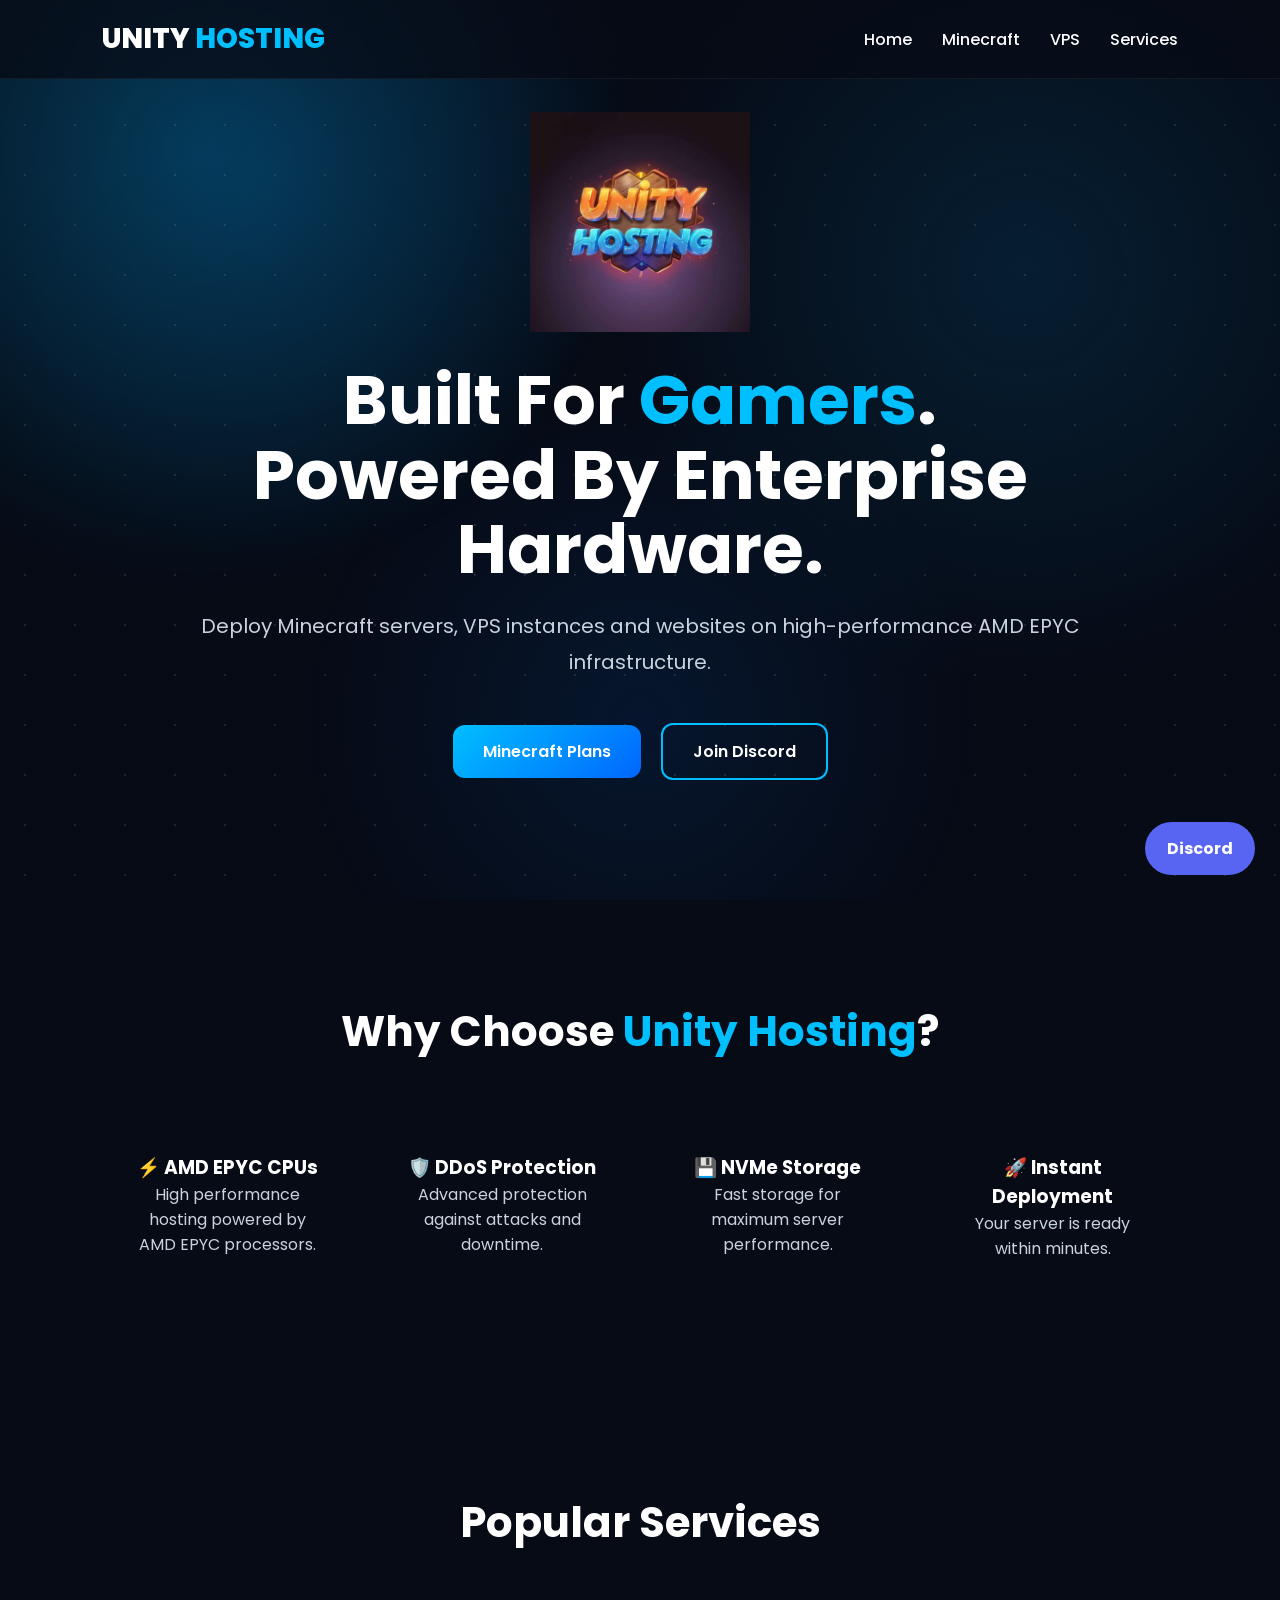
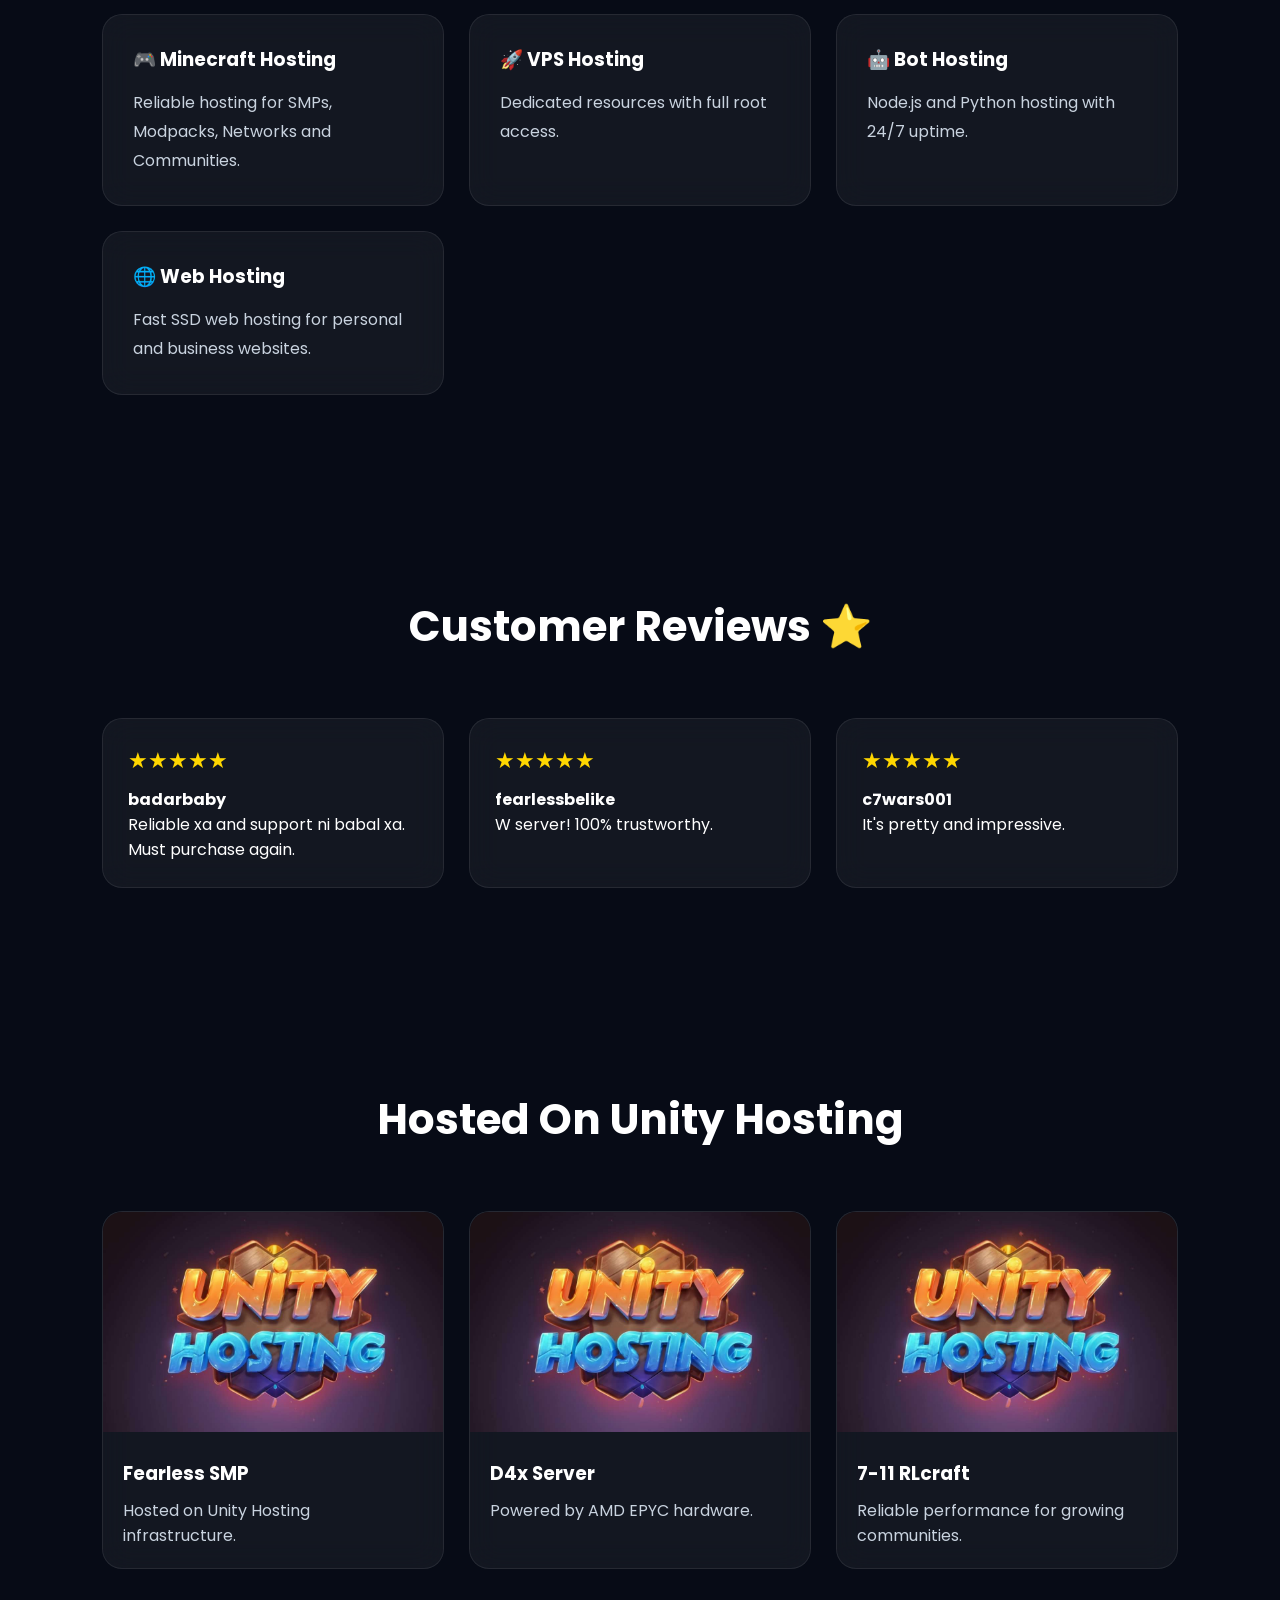
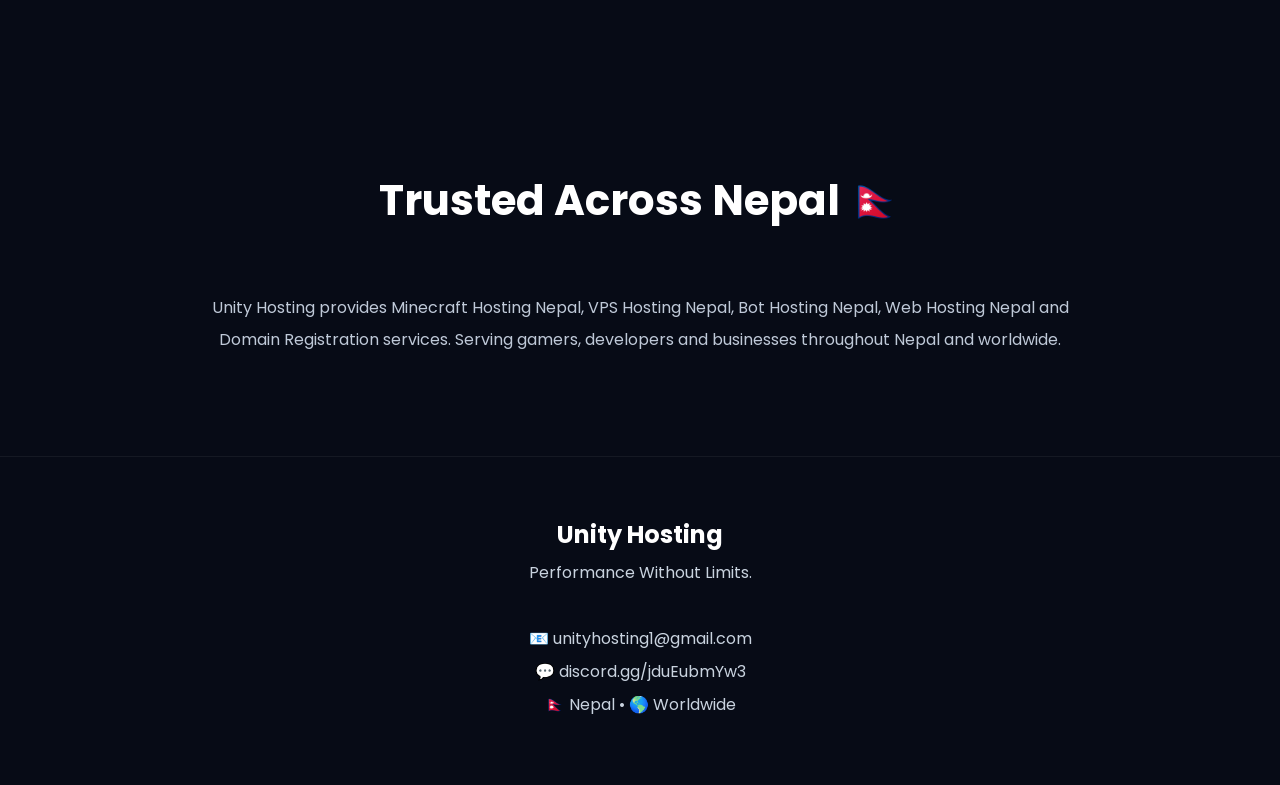
<file: index.html>
<!DOCTYPE html>
<html lang="en">

<head>

<meta charset="UTF-8">
<meta name="viewport" content="width=device-width, initial-scale=1.0">

<title>Unity Hosting | Minecraft Hosting Nepal & VPS Hosting Nepal</title>

<meta name="description" content="Unity Hosting provides Minecraft Hosting Nepal, VPS Hosting Nepal, Web Hosting, Domains and Bot Hosting powered by AMD EPYC infrastructure.">

<link rel="stylesheet" href="style.css">

</head>

<body>

<nav>

<div class="logo">
UNITY <span>HOSTING</span>
</div>

<ul>
<li><a href="index.html">Home</a></li>
<li><a href="minecraft.html">Minecraft</a></li>
<li><a href="vps.html">VPS</a></li>
<li><a href="services.html">Services</a></li>
</ul>

</nav>

<section class="hero">

<div class="hero-content">

<img src="logo.png" class="hero-logo">

<h1>
Built For <span class="highlight">Gamers</span>.<br>
Powered By Enterprise Hardware.
</h1>

<p>
Deploy Minecraft servers, VPS instances and websites
on high-performance AMD EPYC infrastructure.
</p>

<a href="minecraft.html" class="btn">
Minecraft Plans
</a>

<a href="https://discord.gg/jduEubmYw3" class="btn btn-outline">
Join Discord
</a>

</div>

</section>

<section class="section">

<h2 class="section-title">
Why Choose <span>Unity Hosting</span>?
</h2>

<div class="features">

<div class="feature">
<h3>⚡ AMD EPYC CPUs</h3>
<p>High performance hosting powered by AMD EPYC processors.</p>
</div>

<div class="feature">
<h3>🛡️ DDoS Protection</h3>
<p>Advanced protection against attacks and downtime.</p>
</div>

<div class="feature">
<h3>💾 NVMe Storage</h3>
<p>Fast storage for maximum server performance.</p>
</div>

<div class="feature">
<h3>🚀 Instant Deployment</h3>
<p>Your server is ready within minutes.</p>
</div>

</div>

</section>

<section class="section">

<h2 class="section-title">
Popular Services
</h2>

<div class="cards">

<div class="card">
<h3>🎮 Minecraft Hosting</h3>
<p>Reliable hosting for SMPs, Modpacks, Networks and Communities.</p>
</div>

<div class="card">
<h3>🚀 VPS Hosting</h3>
<p>Dedicated resources with full root access.</p>
</div>

<div class="card">
<h3>🤖 Bot Hosting</h3>
<p>Node.js and Python hosting with 24/7 uptime.</p>
</div>

<div class="card">
<h3>🌐 Web Hosting</h3>
<p>Fast SSD web hosting for personal and business websites.</p>
</div>

</div>

</section>

<section class="section">

<h2 class="section-title">
Customer Reviews ⭐
</h2>

<div class="cards">

<div class="review-card">

<div class="stars">
★★★★★
</div>

<h4>badarbaby</h4>

<p>
Reliable xa and support ni babal xa.
Must purchase again.
</p>

</div>

<div class="review-card">

<div class="stars">
★★★★★
</div>

<h4>fearlessbelike</h4>

<p>
W server! 100% trustworthy.
</p>

</div>

<div class="review-card">

<div class="stars">
★★★★★
</div>

<h4>c7wars001</h4>

<p>
It's pretty and impressive.
</p>

</div>

</div>

</section>

<section class="section">

<h2 class="section-title">
Hosted On Unity Hosting
</h2>

<div class="cards">

<div class="server-card">

<img src="logo.png">

<h3>Fearless SMP</h3>

<p>
Hosted on Unity Hosting infrastructure.
</p>

</div>

<div class="server-card">

<img src="logo.png">

<h3>D4x Server</h3>

<p>
Powered by AMD EPYC hardware.
</p>

</div>

<div class="server-card">

<img src="logo.png">

<h3>7-11 RLcraft</h3>

<p>
Reliable performance for growing communities.
</p>

</div>

</div>

</section>

<section class="section">

<h2 class="section-title">
Trusted Across Nepal 🇳🇵
</h2>

<p style="text-align:center;max-width:900px;margin:auto;color:#bfc9d8;line-height:2;">

Unity Hosting provides Minecraft Hosting Nepal,
VPS Hosting Nepal, Bot Hosting Nepal,
Web Hosting Nepal and Domain Registration services.

Serving gamers, developers and businesses
throughout Nepal and worldwide.

</p>

</section>

<footer>

<h2>Unity Hosting</h2>

<p>Performance Without Limits.</p>

<br>

<p>📧 unityhosting1@gmail.com</p>

<p>💬 discord.gg/jduEubmYw3</p>

<p>🇳🇵 Nepal • 🌎 Worldwide</p>

</footer>

<a href="https://discord.gg/jduEubmYw3" class="discord-btn">
Discord
</a>
  
<div id="snow"></div>

<script>
for(let i=0;i<80;i++){

const snow=document.createElement('span');

snow.style.left=Math.random()*100+'vw';
snow.style.width=(Math.random()*5+2)+'px';
snow.style.height=snow.style.width;
snow.style.animationDuration=(Math.random()*10+5)+'s';
snow.style.animationDelay=Math.random()*5+'s';

document.getElementById('snow').appendChild(snow);

}
</script>
  
</body>
</html>
</file>
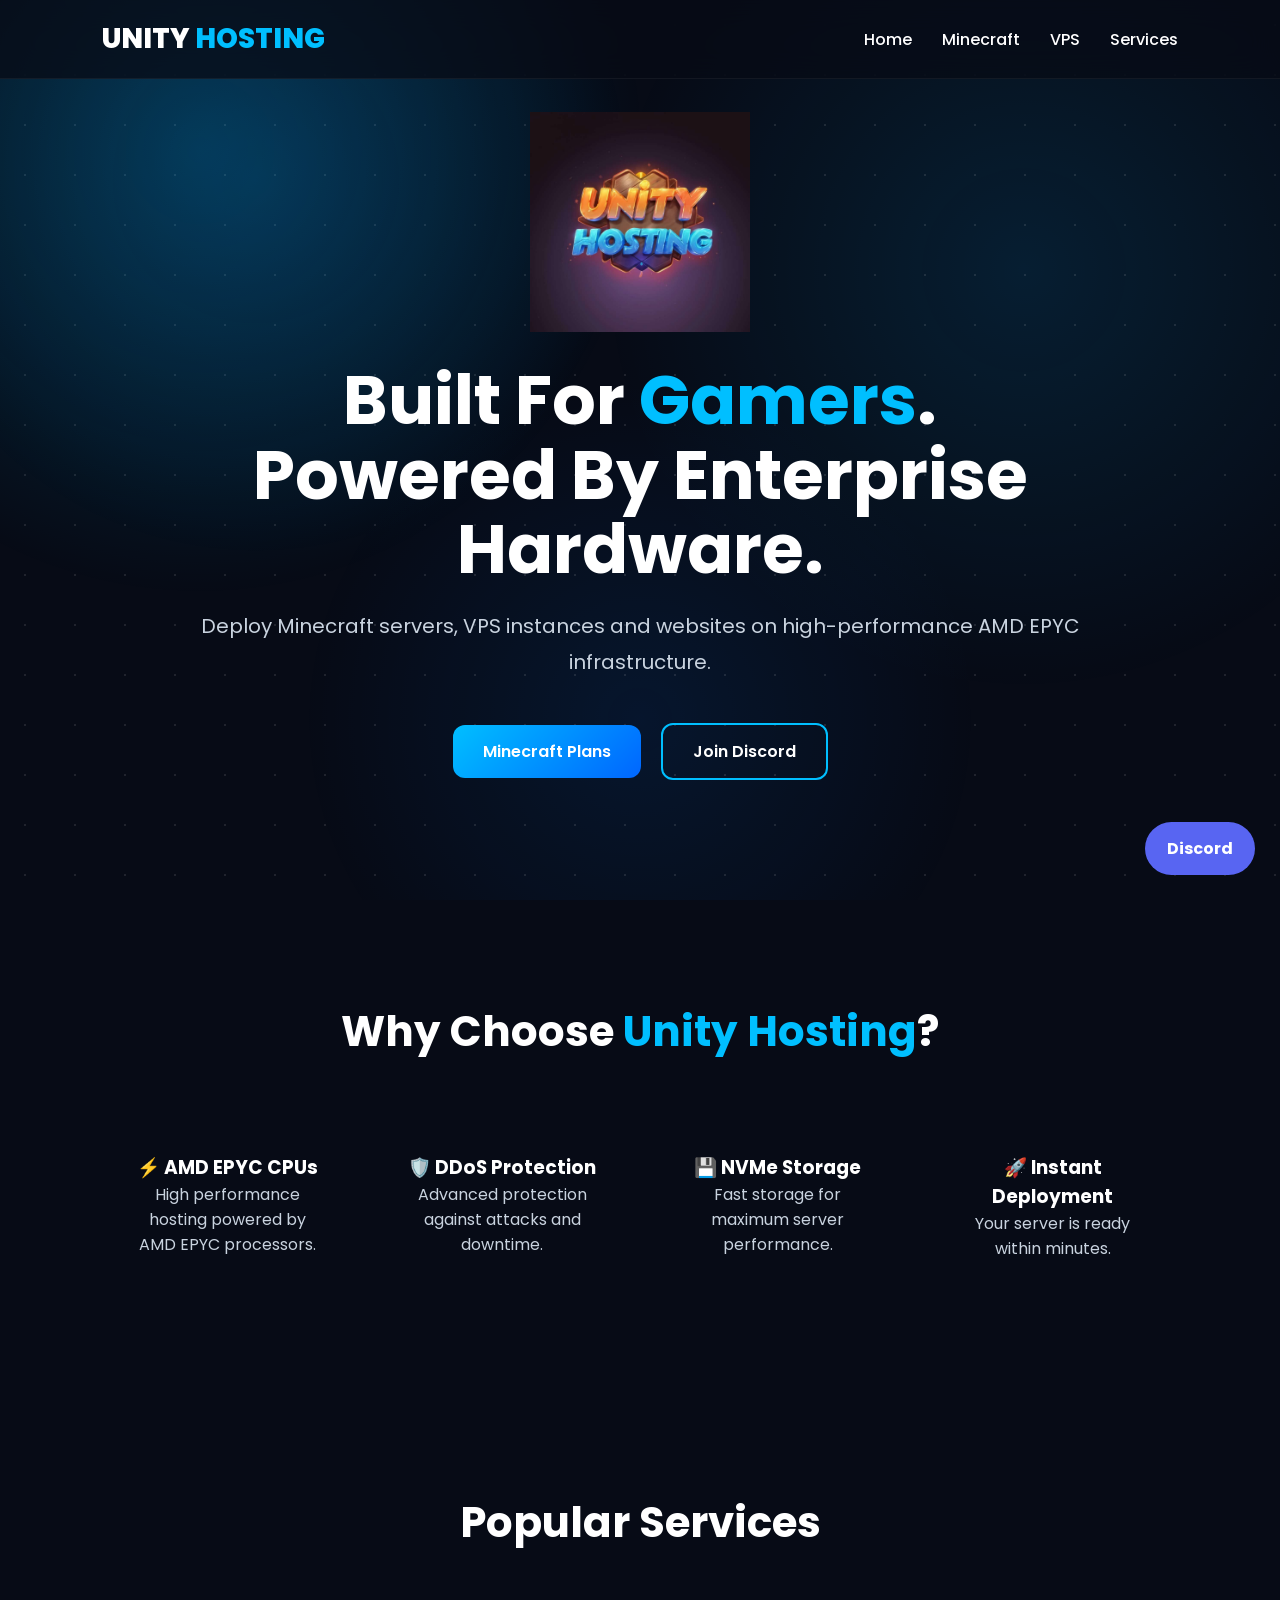
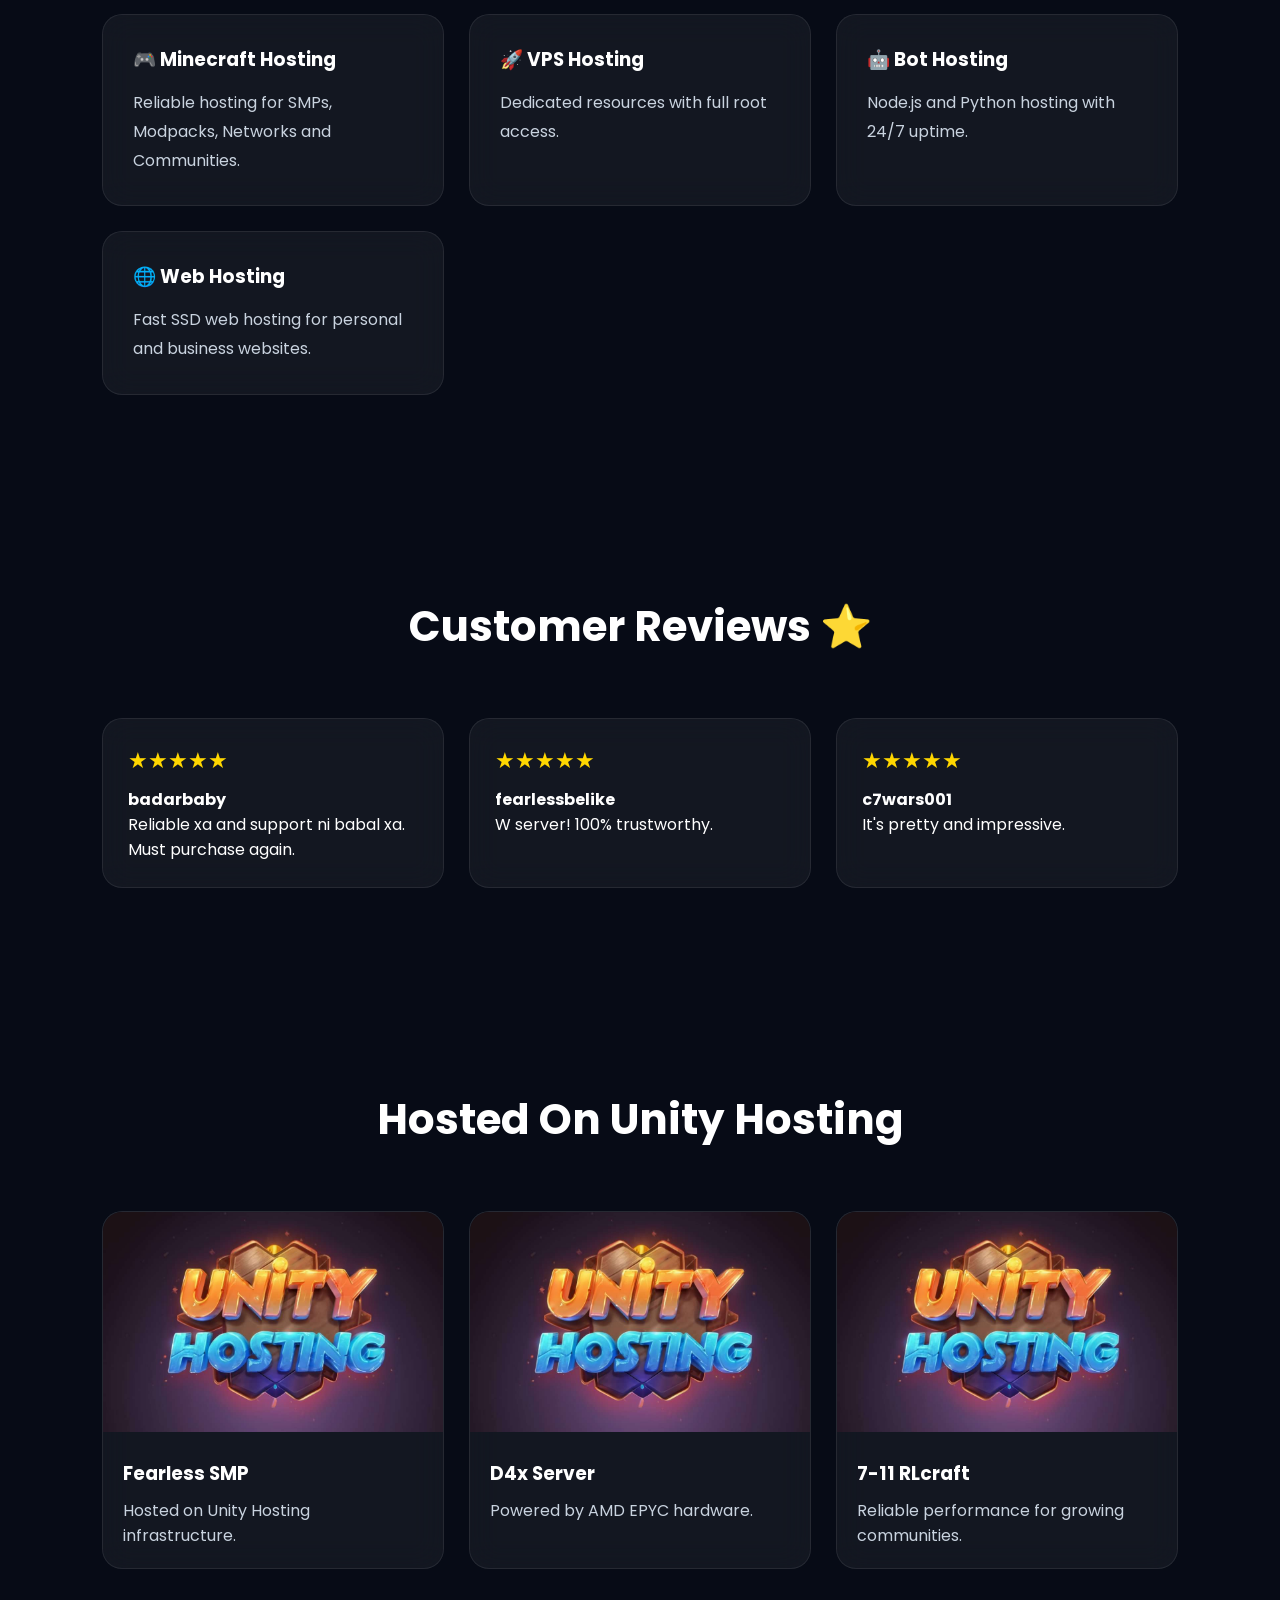
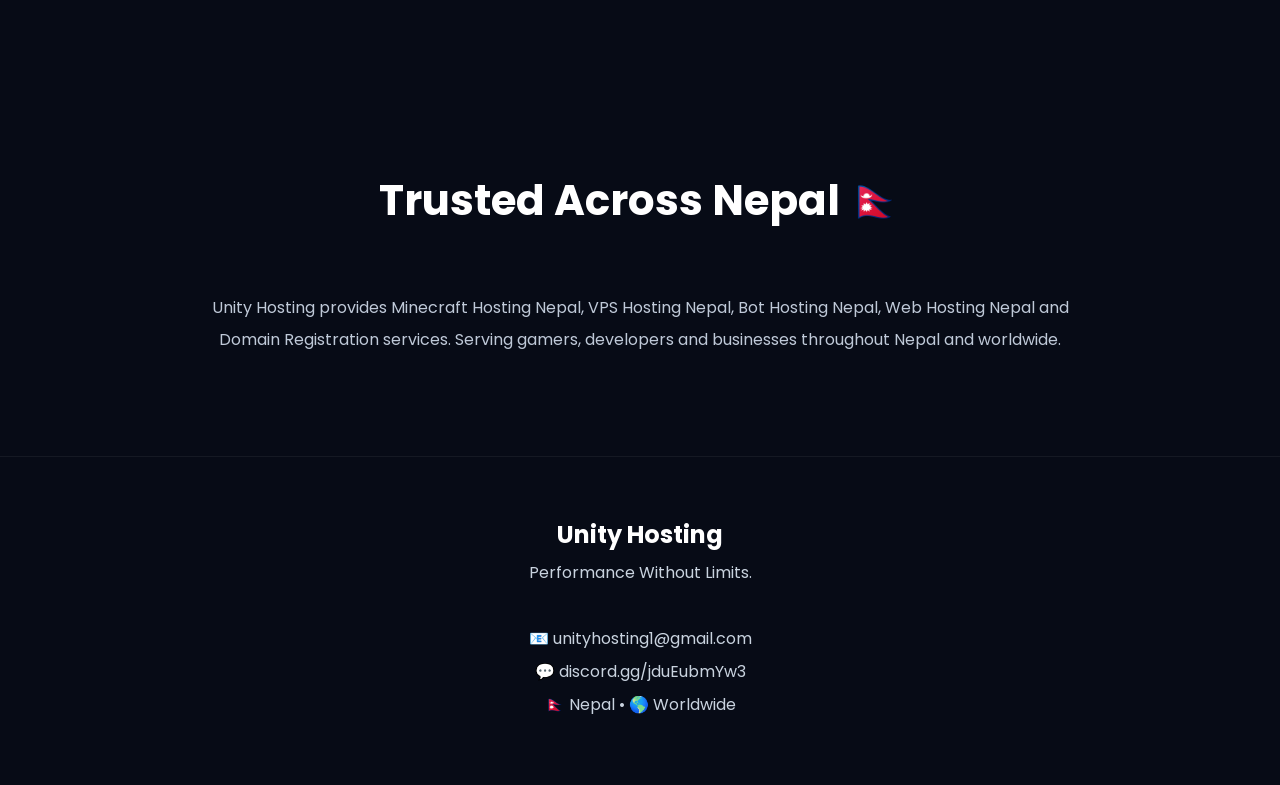
<file: Lindex.html>
<!DOCTYPE html>
<html lang="en">

<head>

<meta charset="UTF-8">
<meta name="viewport" content="width=device-width, initial-scale=1.0">

<title>Unity Hosting | Minecraft Hosting Nepal & VPS Hosting Nepal</title>

<meta name="description" content="Unity Hosting provides Minecraft Hosting Nepal, VPS Hosting Nepal, Web Hosting, Domains and Bot Hosting powered by AMD EPYC infrastructure.">

<link rel="stylesheet" href="style.css">

</head>

<body>

<nav>

<div class="logo">
UNITY <span>HOSTING</span>
</div>

<ul>
<li><a href="index.html">Home</a></li>
<li><a href="minecraft.html">Minecraft</a></li>
<li><a href="vps.html">VPS</a></li>
<li><a href="services.html">Services</a></li>
</ul>

</nav>

<section class="hero">

<div class="hero-content">

<img src="logo.png" class="hero-logo">

<h1>
Built For <span class="highlight">Gamers</span>.<br>
Powered By Enterprise Hardware.
</h1>

<p>
Deploy Minecraft servers, VPS instances and websites
on high-performance AMD EPYC infrastructure.
</p>

<a href="minecraft.html" class="btn">
Minecraft Plans
</a>

<a href="https://discord.gg/jduEubmYw3" class="btn btn-outline">
Join Discord
</a>

</div>

</section>

<section class="section">

<h2 class="section-title">
Why Choose <span>Unity Hosting</span>?
</h2>

<div class="features">

<div class="feature">
<h3>⚡ AMD EPYC CPUs</h3>
<p>High performance hosting powered by AMD EPYC processors.</p>
</div>

<div class="feature">
<h3>🛡️ DDoS Protection</h3>
<p>Advanced protection against attacks and downtime.</p>
</div>

<div class="feature">
<h3>💾 NVMe Storage</h3>
<p>Fast storage for maximum server performance.</p>
</div>

<div class="feature">
<h3>🚀 Instant Deployment</h3>
<p>Your server is ready within minutes.</p>
</div>

</div>

</section>

<section class="section">

<h2 class="section-title">
Popular Services
</h2>

<div class="cards">

<div class="card">
<h3>🎮 Minecraft Hosting</h3>
<p>Reliable hosting for SMPs, Modpacks, Networks and Communities.</p>
</div>

<div class="card">
<h3>🚀 VPS Hosting</h3>
<p>Dedicated resources with full root access.</p>
</div>

<div class="card">
<h3>🤖 Bot Hosting</h3>
<p>Node.js and Python hosting with 24/7 uptime.</p>
</div>

<div class="card">
<h3>🌐 Web Hosting</h3>
<p>Fast SSD web hosting for personal and business websites.</p>
</div>

</div>

</section>

<section class="section">

<h2 class="section-title">
Customer Reviews ⭐
</h2>

<div class="cards">

<div class="review-card">

<div class="stars">
★★★★★
</div>

<h4>badarbaby</h4>

<p>
Reliable xa and support ni babal xa.
Must purchase again.
</p>

</div>

<div class="review-card">

<div class="stars">
★★★★★
</div>

<h4>fearlessbelike</h4>

<p>
W server! 100% trustworthy.
</p>

</div>

<div class="review-card">

<div class="stars">
★★★★★
</div>

<h4>c7wars001</h4>

<p>
It's pretty and impressive.
</p>

</div>

</div>

</section>

<section class="section">

<h2 class="section-title">
Hosted On Unity Hosting
</h2>

<div class="cards">

<div class="server-card">

<img src="logo.png">

<h3>Fearless SMP</h3>

<p>
Hosted on Unity Hosting infrastructure.
</p>

</div>

<div class="server-card">

<img src="logo.png">

<h3>D4x Server</h3>

<p>
Powered by AMD EPYC hardware.
</p>

</div>

<div class="server-card">

<img src="logo.png">

<h3>7-11 RLcraft</h3>

<p>
Reliable performance for growing communities.
</p>

</div>

</div>

</section>

<section class="section">

<h2 class="section-title">
Trusted Across Nepal 🇳🇵
</h2>

<p style="text-align:center;max-width:900px;margin:auto;color:#bfc9d8;line-height:2;">

Unity Hosting provides Minecraft Hosting Nepal,
VPS Hosting Nepal, Bot Hosting Nepal,
Web Hosting Nepal and Domain Registration services.

Serving gamers, developers and businesses
throughout Nepal and worldwide.

</p>

</section>

<footer>

<h2>Unity Hosting</h2>

<p>Performance Without Limits.</p>

<br>

<p>📧 unityhosting1@gmail.com</p>

<p>💬 discord.gg/jduEubmYw3</p>

<p>🇳🇵 Nepal • 🌎 Worldwide</p>

</footer>

<a href="https://discord.gg/jduEubmYw3" class="discord-btn">
Discord
</a>

</body>
</html>
</file>
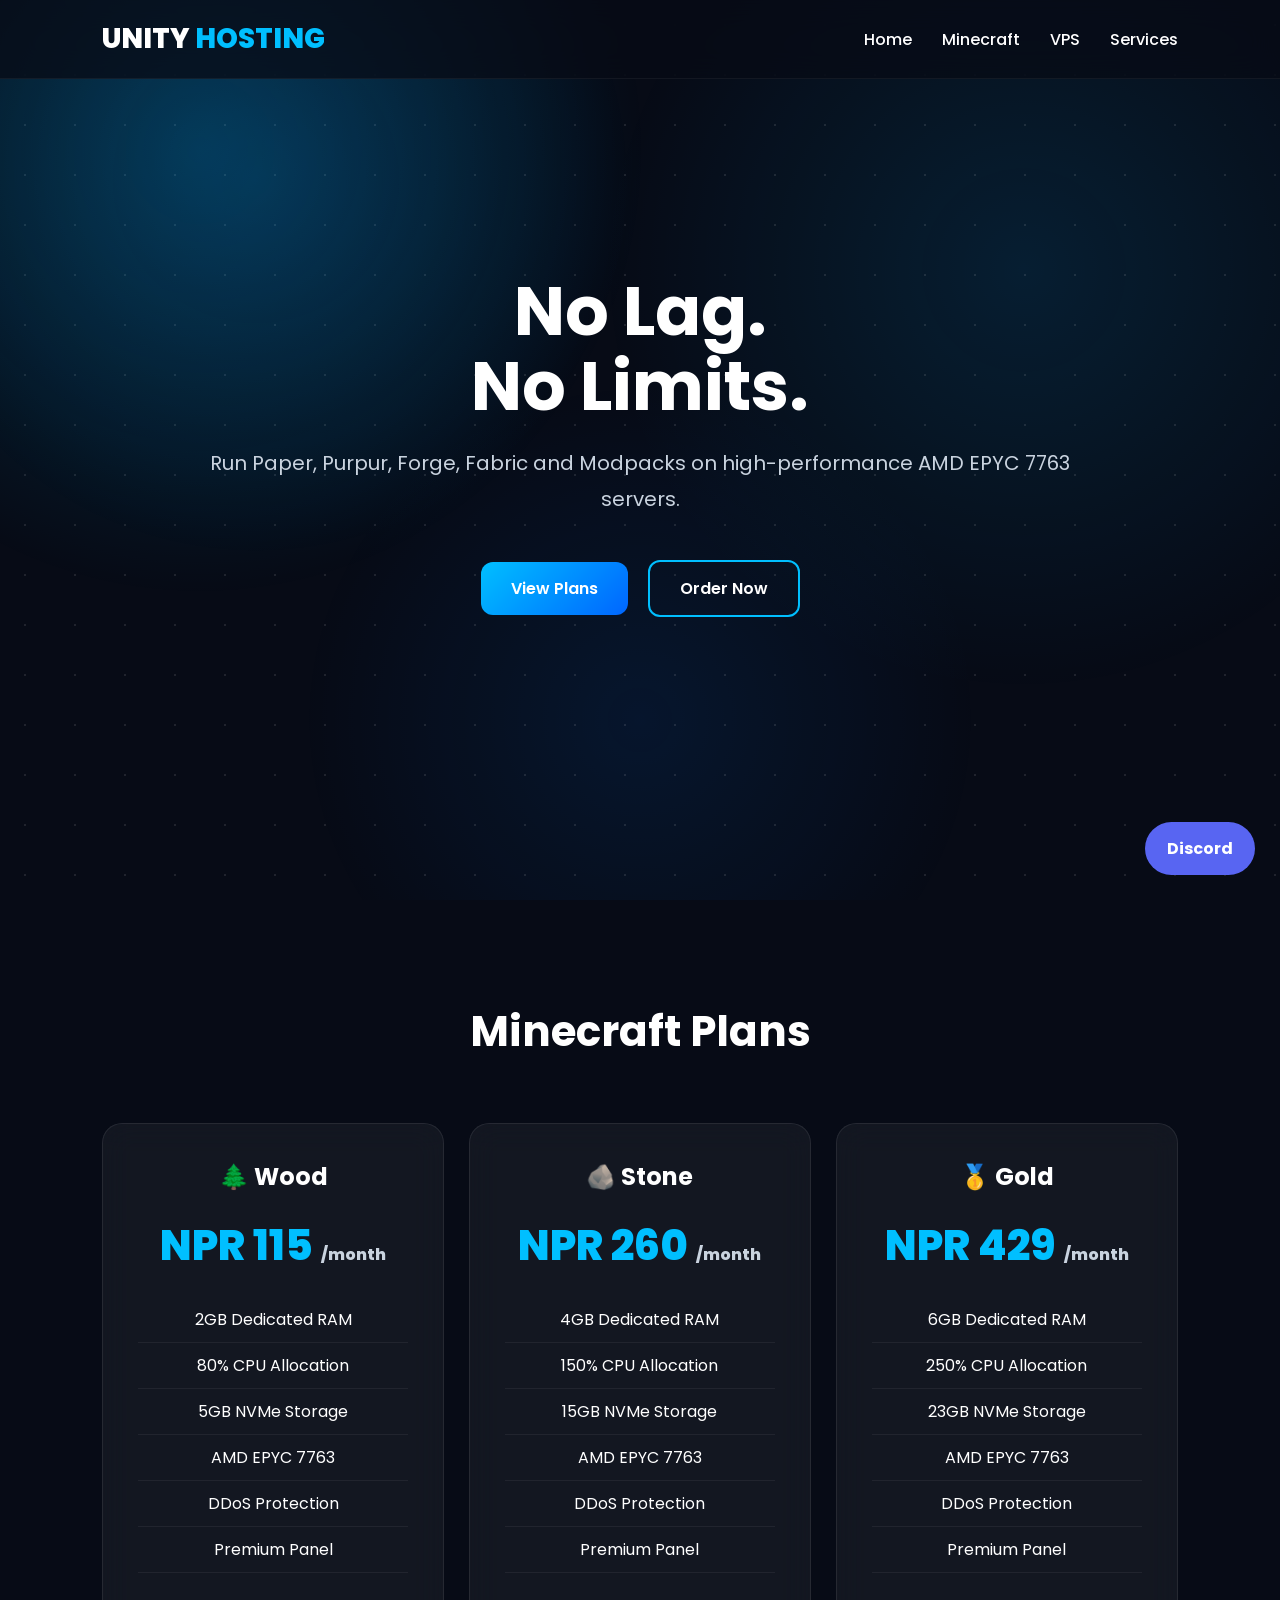
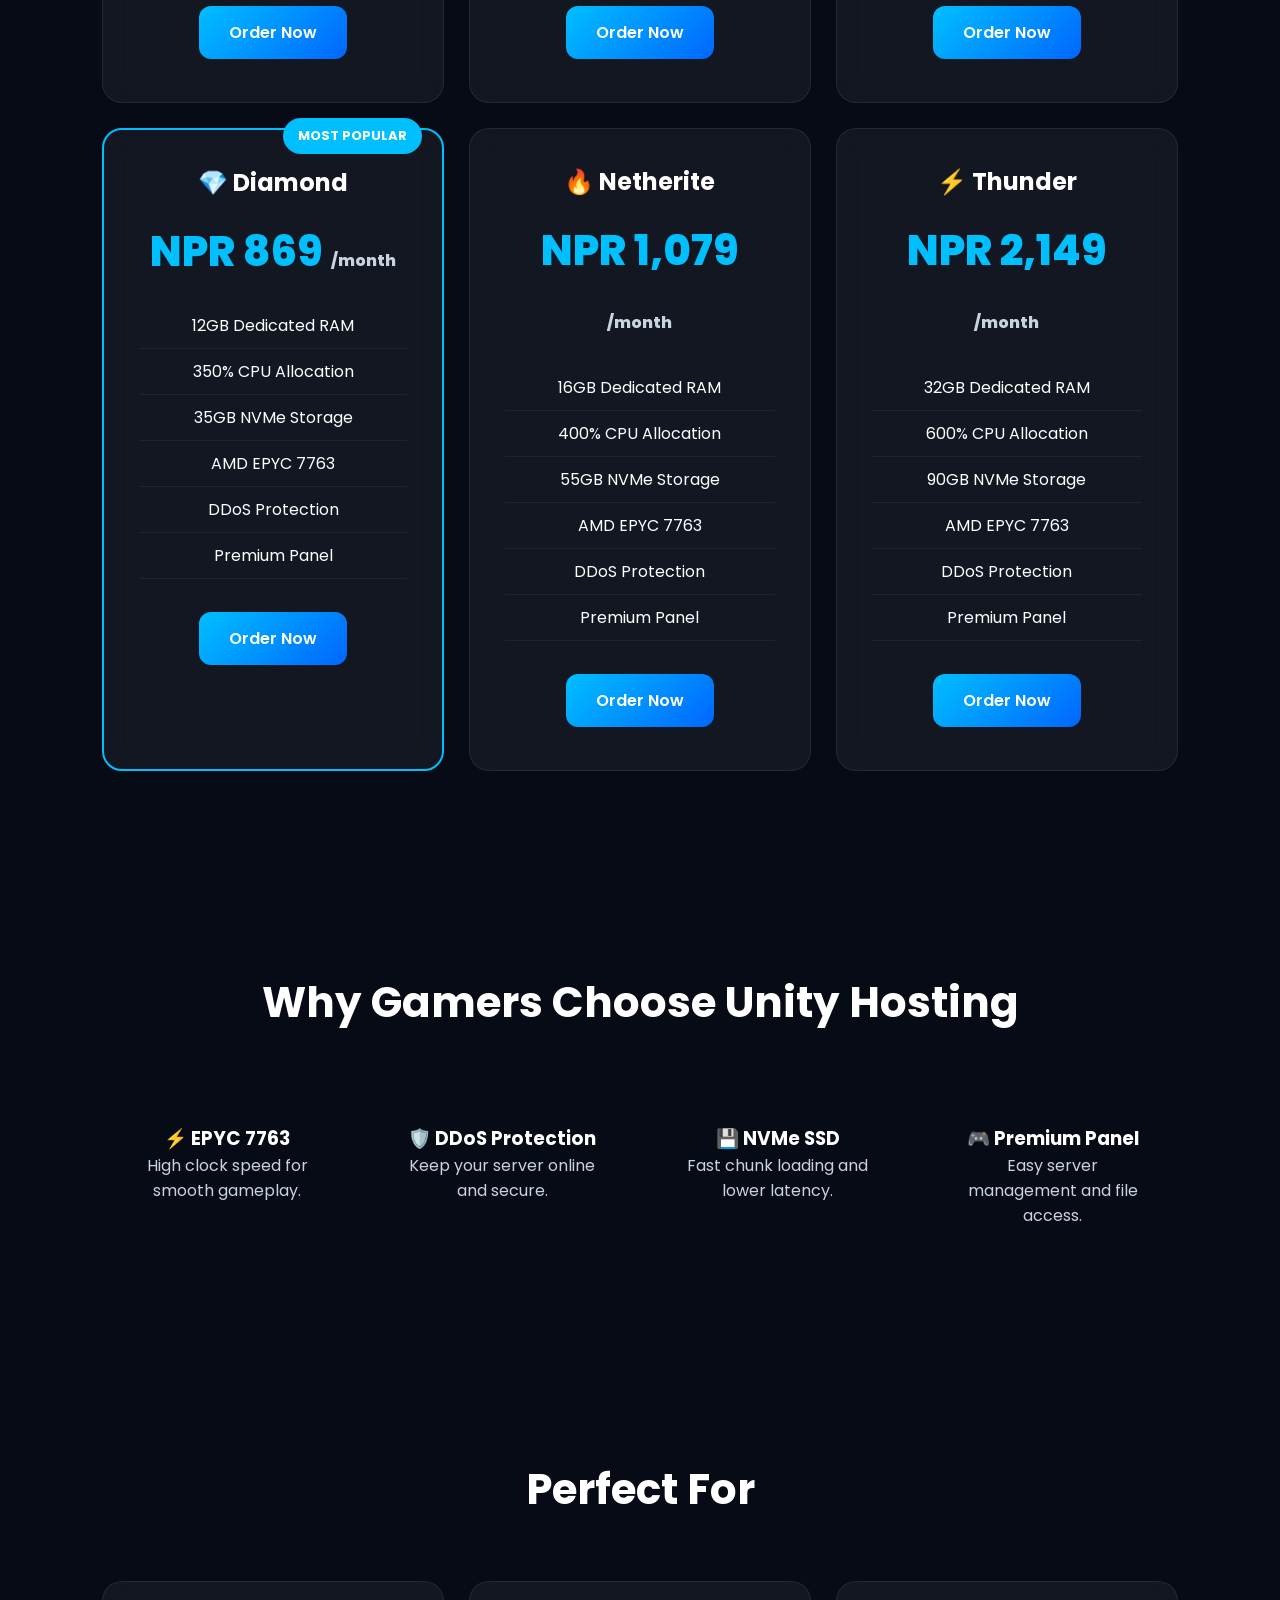
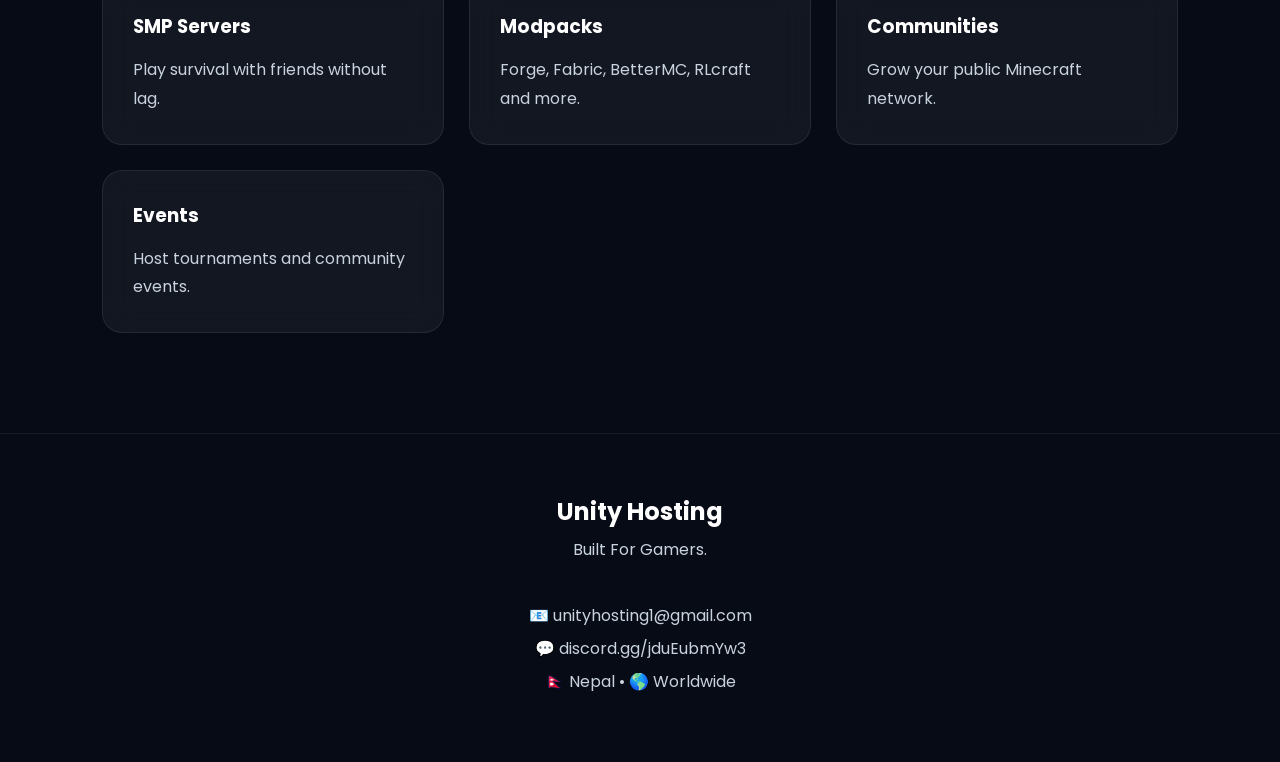
<file: minecraft.html>
<!DOCTYPE html>
<html lang="en">

<head>

<meta charset="UTF-8">
<meta name="viewport" content="width=device-width, initial-scale=1.0">

<title>Minecraft Hosting Nepal | Unity Hosting</title>

<meta name="description" content="Premium Minecraft Hosting Nepal powered by AMD EPYC 7763 processors, NVMe SSD storage and advanced DDoS protection.">

<link rel="stylesheet" href="style.css">

</head>

<body>

<nav>

<div class="logo">
UNITY <span>HOSTING</span>
</div>

<ul>
<li><a href="index.html">Home</a></li>
<li><a href="minecraft.html">Minecraft</a></li>
<li><a href="vps.html">VPS</a></li>
<li><a href="services.html">Services</a></li>
</ul>

</nav>

<section class="hero">

<div class="hero-content">

<h1>
No Lag.<br>
No Limits.
</h1>

<p>
Run Paper, Purpur, Forge, Fabric and Modpacks
on high-performance AMD EPYC 7763 servers.
</p>

<a href="#plans" class="btn">
View Plans
</a>

<a href="https://discord.gg/jduEubmYw3" class="btn btn-outline">
Order Now
</a>

</div>

</section>

<section class="section" id="plans">

<h2 class="section-title">
Minecraft Plans
</h2>

<div class="cards">

<div class="plan-card">

<h2>🌲 Wood</h2>

<div class="price">
NPR 115
<span>/month</span>
</div>

<ul>
<li>2GB Dedicated RAM</li>
<li>80% CPU Allocation</li>
<li>5GB NVMe Storage</li>
<li>AMD EPYC 7763</li>
<li>DDoS Protection</li>
<li>Premium Panel</li>
</ul>

<br>

<a href="https://discord.gg/jduEubmYw3" class="btn">
Order Now
</a>

</div>

<div class="plan-card">

<h2>🪨 Stone</h2>

<div class="price">
NPR 260
<span>/month</span>
</div>

<ul>
<li>4GB Dedicated RAM</li>
<li>150% CPU Allocation</li>
<li>15GB NVMe Storage</li>
<li>AMD EPYC 7763</li>
<li>DDoS Protection</li>
<li>Premium Panel</li>
</ul>

<br>

<a href="https://discord.gg/jduEubmYw3" class="btn">
Order Now
</a>

</div>

<div class="plan-card">

<h2>🥇 Gold</h2>

<div class="price">
NPR 429
<span>/month</span>
</div>

<ul>
<li>6GB Dedicated RAM</li>
<li>250% CPU Allocation</li>
<li>23GB NVMe Storage</li>
<li>AMD EPYC 7763</li>
<li>DDoS Protection</li>
<li>Premium Panel</li>
</ul>

<br>

<a href="https://discord.gg/jduEubmYw3" class="btn">
Order Now
</a>

</div>

<div class="plan-card best">

<div class="badge">
MOST POPULAR
</div>

<h2>💎 Diamond</h2>

<div class="price">
NPR 869
<span>/month</span>
</div>

<ul>
<li>12GB Dedicated RAM</li>
<li>350% CPU Allocation</li>
<li>35GB NVMe Storage</li>
<li>AMD EPYC 7763</li>
<li>DDoS Protection</li>
<li>Premium Panel</li>
</ul>

<br>

<a href="https://discord.gg/jduEubmYw3" class="btn">
Order Now
</a>

</div>

<div class="plan-card">

<h2>🔥 Netherite</h2>

<div class="price">
NPR 1,079
<span>/month</span>
</div>

<ul>
<li>16GB Dedicated RAM</li>
<li>400% CPU Allocation</li>
<li>55GB NVMe Storage</li>
<li>AMD EPYC 7763</li>
<li>DDoS Protection</li>
<li>Premium Panel</li>
</ul>

<br>

<a href="https://discord.gg/jduEubmYw3" class="btn">
Order Now
</a>

</div>

<div class="plan-card">

<h2>⚡ Thunder</h2>

<div class="price">
NPR 2,149
<span>/month</span>
</div>

<ul>
<li>32GB Dedicated RAM</li>
<li>600% CPU Allocation</li>
<li>90GB NVMe Storage</li>
<li>AMD EPYC 7763</li>
<li>DDoS Protection</li>
<li>Premium Panel</li>
</ul>

<br>

<a href="https://discord.gg/jduEubmYw3" class="btn">
Order Now
</a>

</div>

</div>

</section>

<section class="section">

<h2 class="section-title">
Why Gamers Choose Unity Hosting
</h2>

<div class="features">

<div class="feature">
<h3>⚡ EPYC 7763</h3>
<p>High clock speed for smooth gameplay.</p>
</div>

<div class="feature">
<h3>🛡️ DDoS Protection</h3>
<p>Keep your server online and secure.</p>
</div>

<div class="feature">
<h3>💾 NVMe SSD</h3>
<p>Fast chunk loading and lower latency.</p>
</div>

<div class="feature">
<h3>🎮 Premium Panel</h3>
<p>Easy server management and file access.</p>
</div>

</div>

</section>

<section class="section">

<h2 class="section-title">
Perfect For
</h2>

<div class="cards">

<div class="card">
<h3>SMP Servers</h3>
<p>Play survival with friends without lag.</p>
</div>

<div class="card">
<h3>Modpacks</h3>
<p>Forge, Fabric, BetterMC, RLcraft and more.</p>
</div>

<div class="card">
<h3>Communities</h3>
<p>Grow your public Minecraft network.</p>
</div>

<div class="card">
<h3>Events</h3>
<p>Host tournaments and community events.</p>
</div>

</div>

</section>

<footer>

<h2>Unity Hosting</h2>

<p>Built For Gamers.</p>

<br>

<p>📧 unityhosting1@gmail.com</p>

<p>💬 discord.gg/jduEubmYw3</p>

<p>🇳🇵 Nepal • 🌎 Worldwide</p>

</footer>

<a href="https://discord.gg/jduEubmYw3" class="discord-btn">
Discord
</a>
<div id="snow"></div>

<script>
for(let i=0;i<80;i++){

const snow=document.createElement('span');

snow.style.left=Math.random()*100+'vw';
snow.style.width=(Math.random()*5+2)+'px';
snow.style.height=snow.style.width;
snow.style.animationDuration=(Math.random()*10+5)+'s';
snow.style.animationDelay=Math.random()*5+'s';

document.getElementById('snow').appendChild(snow);

}
</script>
</body>
</html>
</file>
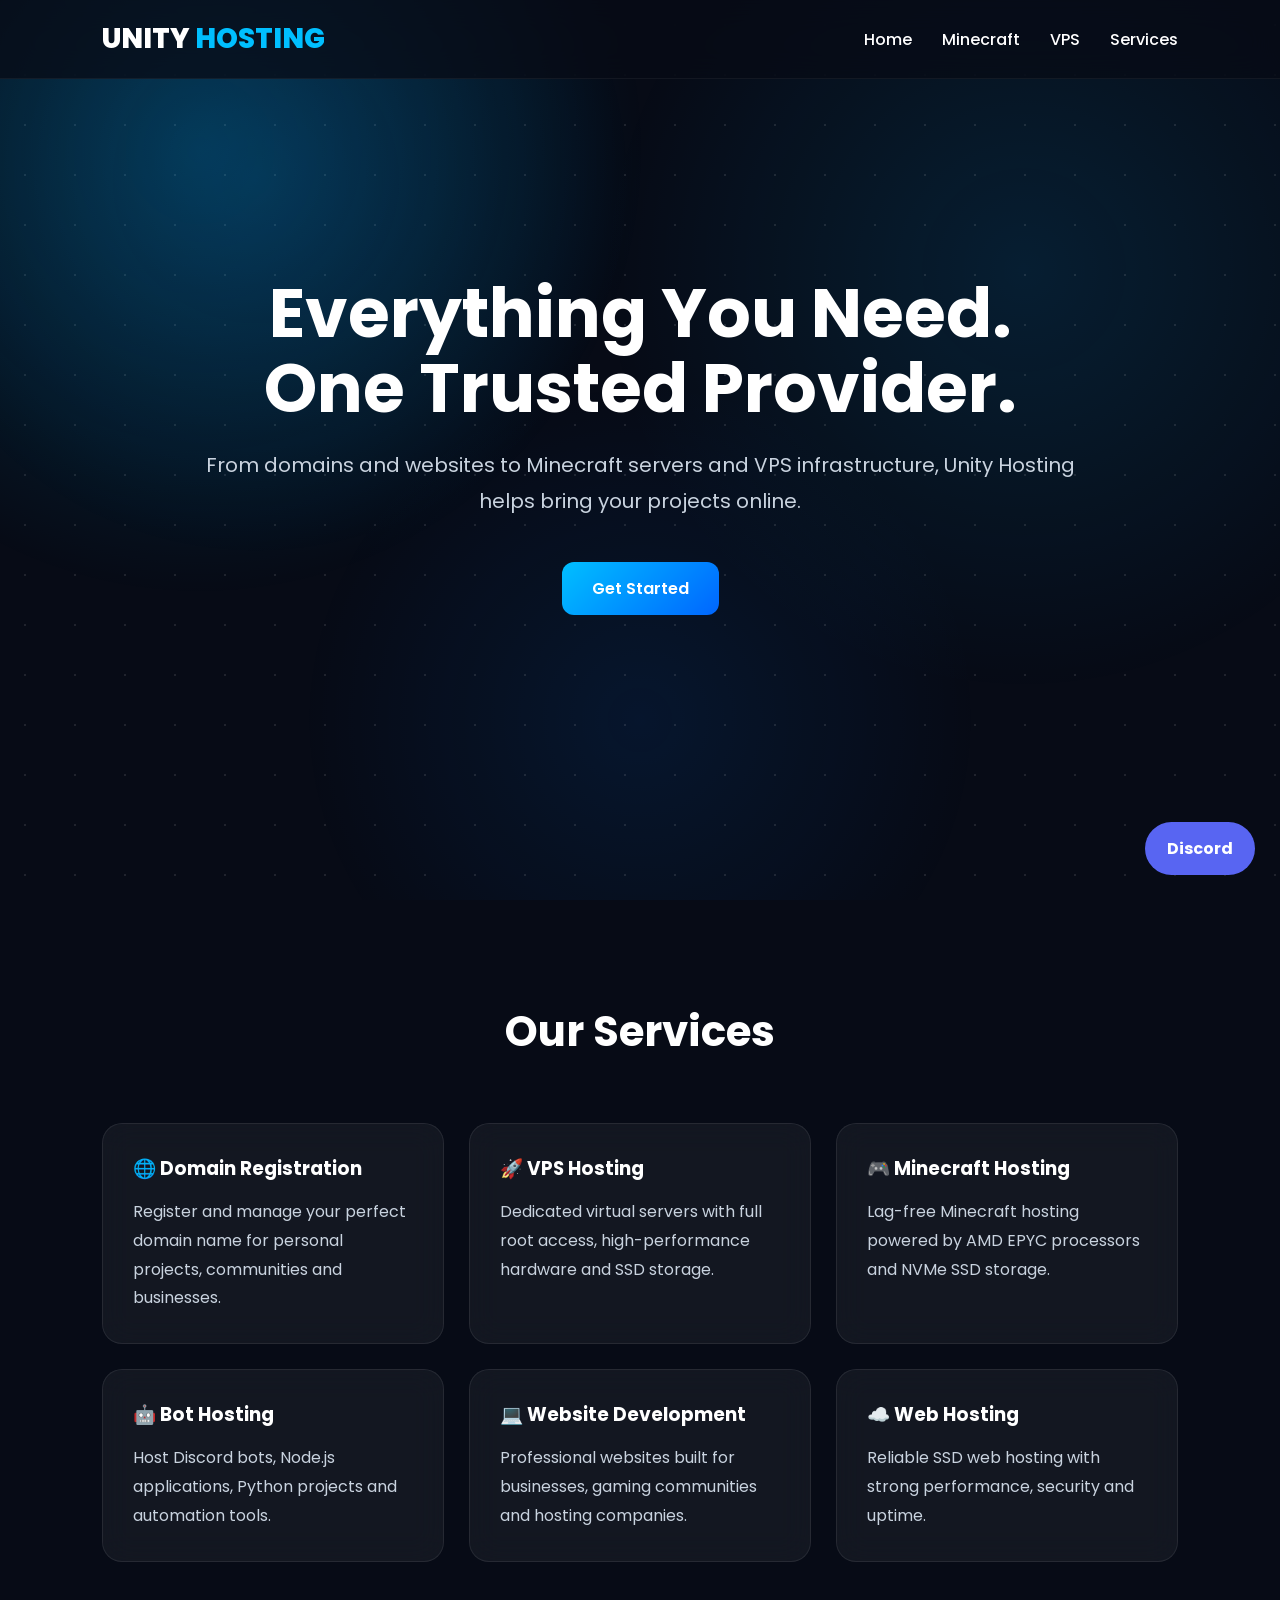
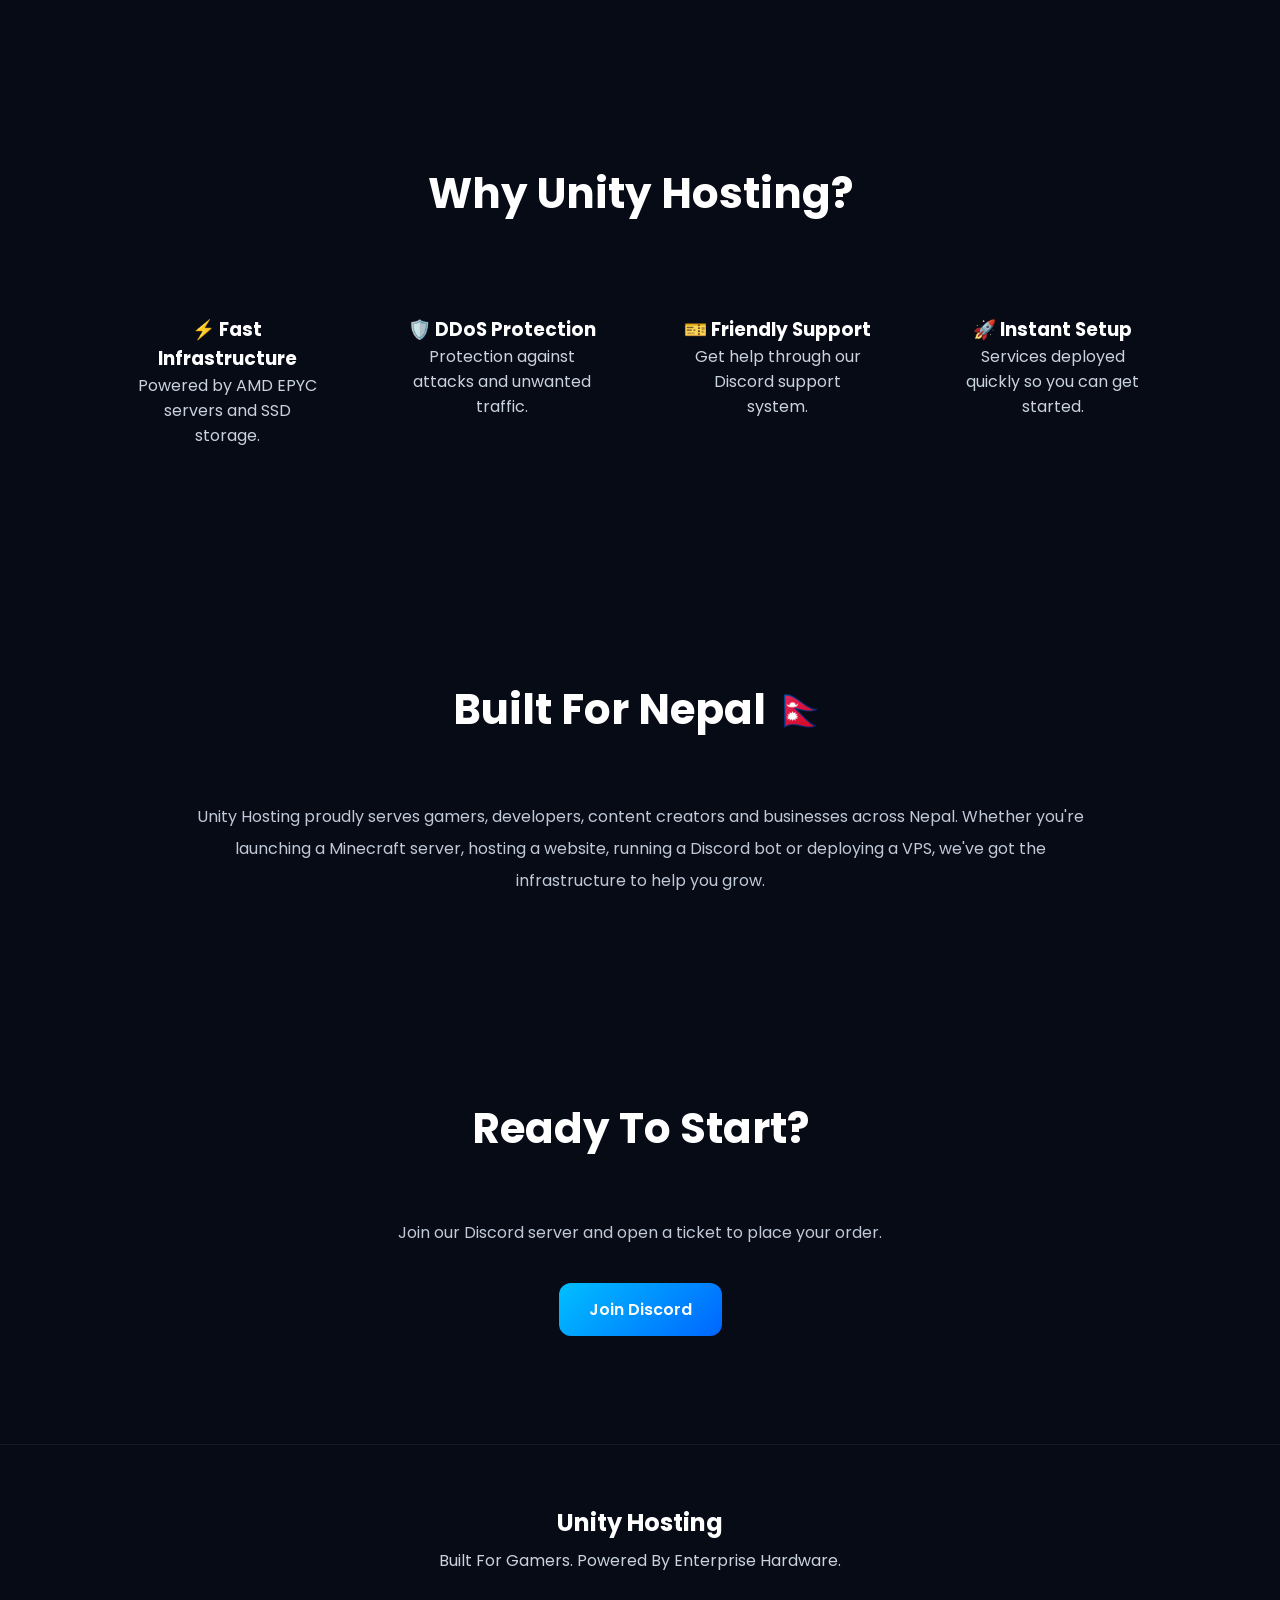
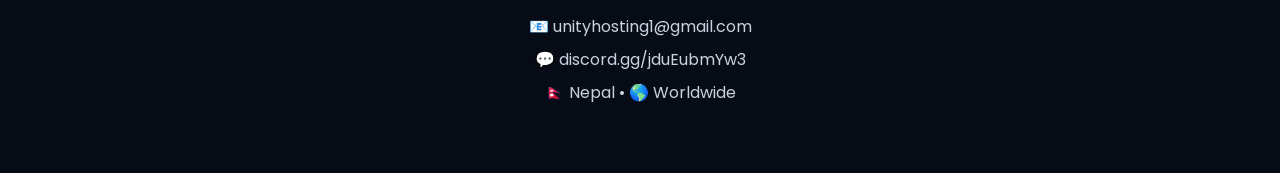
<file: services.html>
<!DOCTYPE html>
<html lang="en">

<head>

<meta charset="UTF-8">
<meta name="viewport" content="width=device-width, initial-scale=1.0">

<title>Services | Unity Hosting</title>

<meta name="description" content="Explore Unity Hosting services including Domain Registration, Web Hosting, Bot Hosting, Website Development and VPS Hosting.">

<link rel="stylesheet" href="style.css">

</head>

<body>

<nav>

<div class="logo">
UNITY <span>HOSTING</span>
</div>

<ul>
<li><a href="index.html">Home</a></li>
<li><a href="minecraft.html">Minecraft</a></li>
<li><a href="vps.html">VPS</a></li>
<li><a href="services.html">Services</a></li>
</ul>

</nav>

<section class="hero">

<div class="hero-content">

<h1>
Everything You Need.<br>
One Trusted Provider.
</h1>

<p>
From domains and websites to Minecraft servers and VPS infrastructure,
Unity Hosting helps bring your projects online.
</p>

<a href="https://discord.gg/jduEubmYw3" class="btn">
Get Started
</a>

</div>

</section>

<section class="section">

<h2 class="section-title">
Our Services
</h2>

<div class="cards">

<div class="card">

<h3>🌐 Domain Registration</h3>

<p>
Register and manage your perfect domain name for personal projects,
communities and businesses.
</p>

</div>

<div class="card">

<h3>🚀 VPS Hosting</h3>

<p>
Dedicated virtual servers with full root access,
high-performance hardware and SSD storage.
</p>

</div>

<div class="card">

<h3>🎮 Minecraft Hosting</h3>

<p>
Lag-free Minecraft hosting powered by AMD EPYC processors
and NVMe SSD storage.
</p>

</div>

<div class="card">

<h3>🤖 Bot Hosting</h3>

<p>
Host Discord bots, Node.js applications,
Python projects and automation tools.
</p>

</div>

<div class="card">

<h3>💻 Website Development</h3>

<p>
Professional websites built for businesses,
gaming communities and hosting companies.
</p>

</div>

<div class="card">

<h3>☁️ Web Hosting</h3>

<p>
Reliable SSD web hosting with strong performance,
security and uptime.
</p>

</div>

</div>

</section>

<section class="section">

<h2 class="section-title">
Why Unity Hosting?
</h2>

<div class="features">

<div class="feature">
<h3>⚡ Fast Infrastructure</h3>
<p>Powered by AMD EPYC servers and SSD storage.</p>
</div>

<div class="feature">
<h3>🛡️ DDoS Protection</h3>
<p>Protection against attacks and unwanted traffic.</p>
</div>

<div class="feature">
<h3>🎫 Friendly Support</h3>
<p>Get help through our Discord support system.</p>
</div>

<div class="feature">
<h3>🚀 Instant Setup</h3>
<p>Services deployed quickly so you can get started.</p>
</div>

</div>

</section>

<section class="section">

<h2 class="section-title">
Built For Nepal 🇳🇵
</h2>

<p style="text-align:center;max-width:900px;margin:auto;color:#bfc9d8;line-height:2;">

Unity Hosting proudly serves gamers, developers,
content creators and businesses across Nepal.

Whether you're launching a Minecraft server,
hosting a website, running a Discord bot
or deploying a VPS, we've got the infrastructure
to help you grow.

</p>

</section>

<section class="section">

<h2 class="section-title">
Ready To Start?
</h2>

<div style="text-align:center;">

<p style="margin-bottom:30px;color:#bfc9d8;">

Join our Discord server and open a ticket to place your order.

</p>

<a href="https://discord.gg/jduEubmYw3" class="btn">
Join Discord
</a>

</div>

</section>

<footer>

<h2>Unity Hosting</h2>

<p>Built For Gamers. Powered By Enterprise Hardware.</p>

<br>

<p>📧 unityhosting1@gmail.com</p>

<p>💬 discord.gg/jduEubmYw3</p>

<p>🇳🇵 Nepal • 🌎 Worldwide</p>

</footer>

<a href="https://discord.gg/jduEubmYw3" class="discord-btn">
Discord
</a>
<div id="snow"></div>

<script>
for(let i=0;i<80;i++){

const snow=document.createElement('span');

snow.style.left=Math.random()*100+'vw';
snow.style.width=(Math.random()*5+2)+'px';
snow.style.height=snow.style.width;
snow.style.animationDuration=(Math.random()*10+5)+'s';
snow.style.animationDelay=Math.random()*5+'s';

document.getElementById('snow').appendChild(snow);

}
</script>
</body>
</html>
</file>
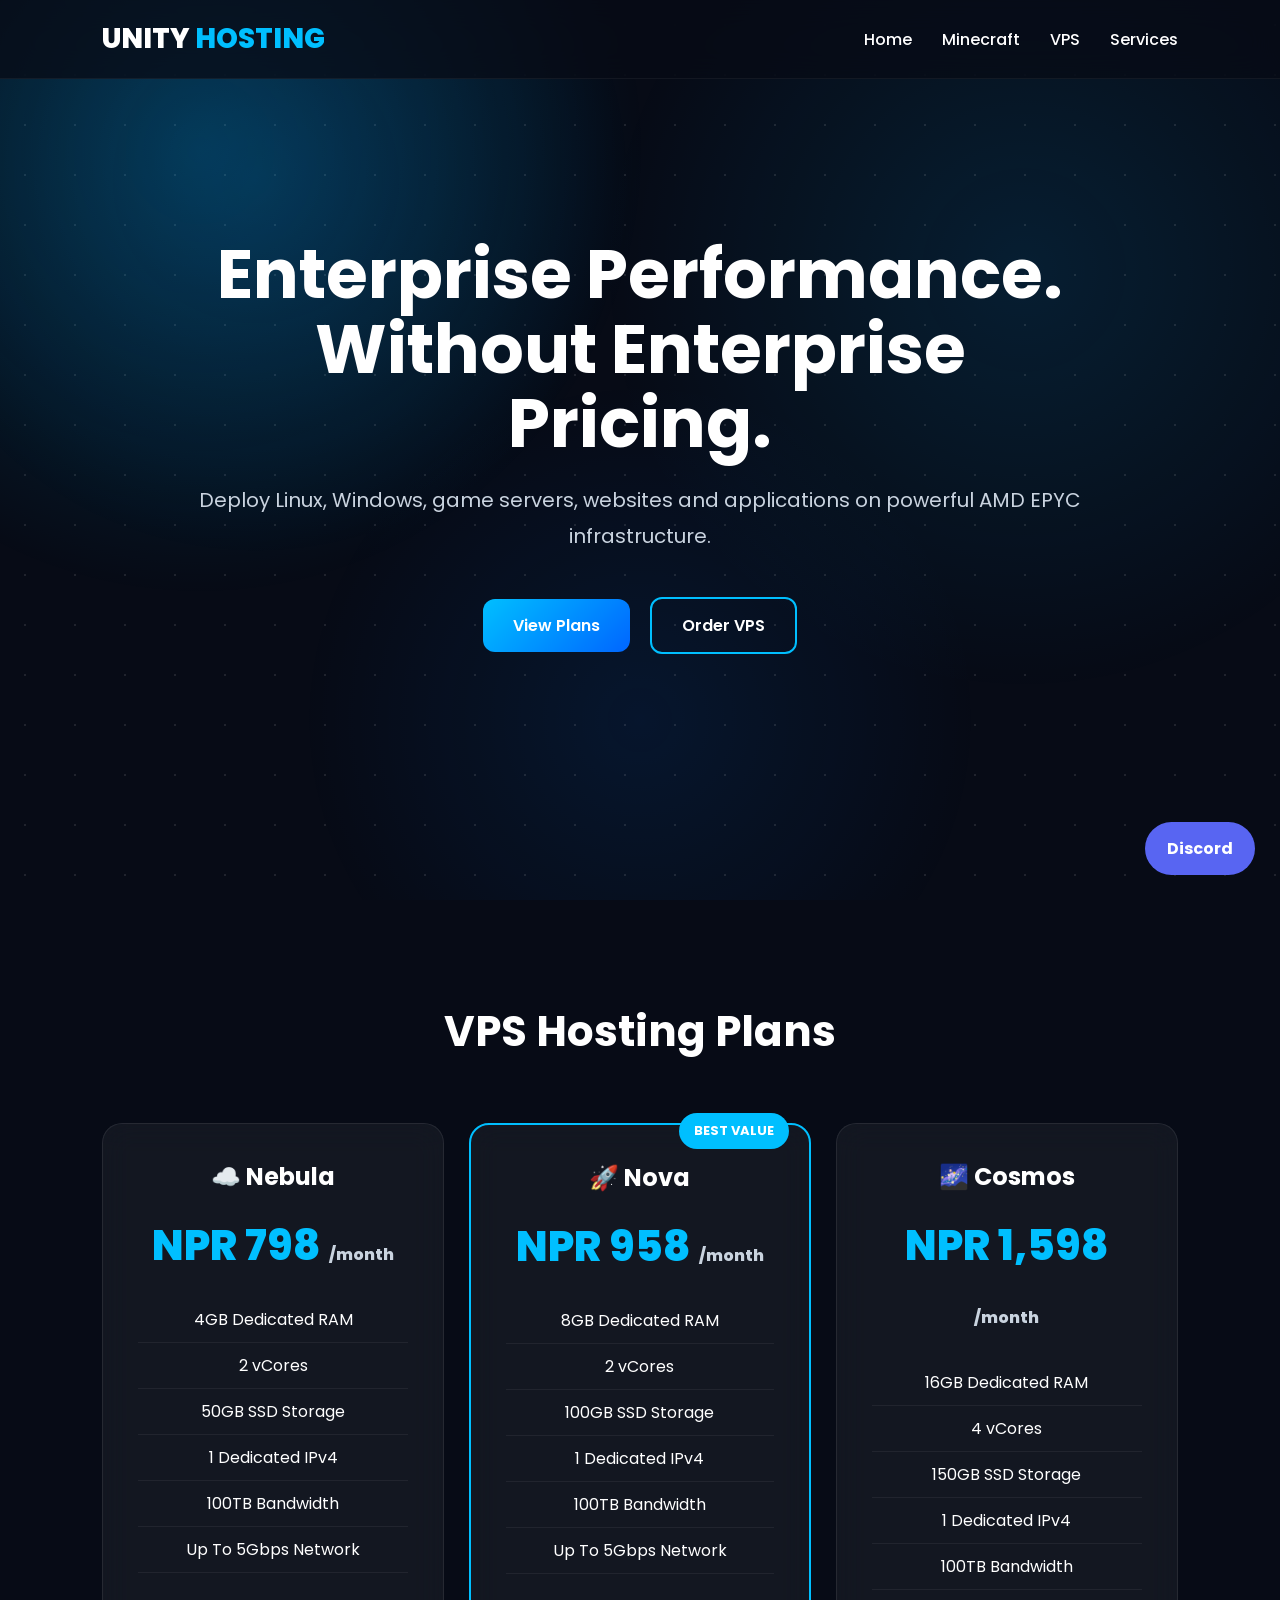
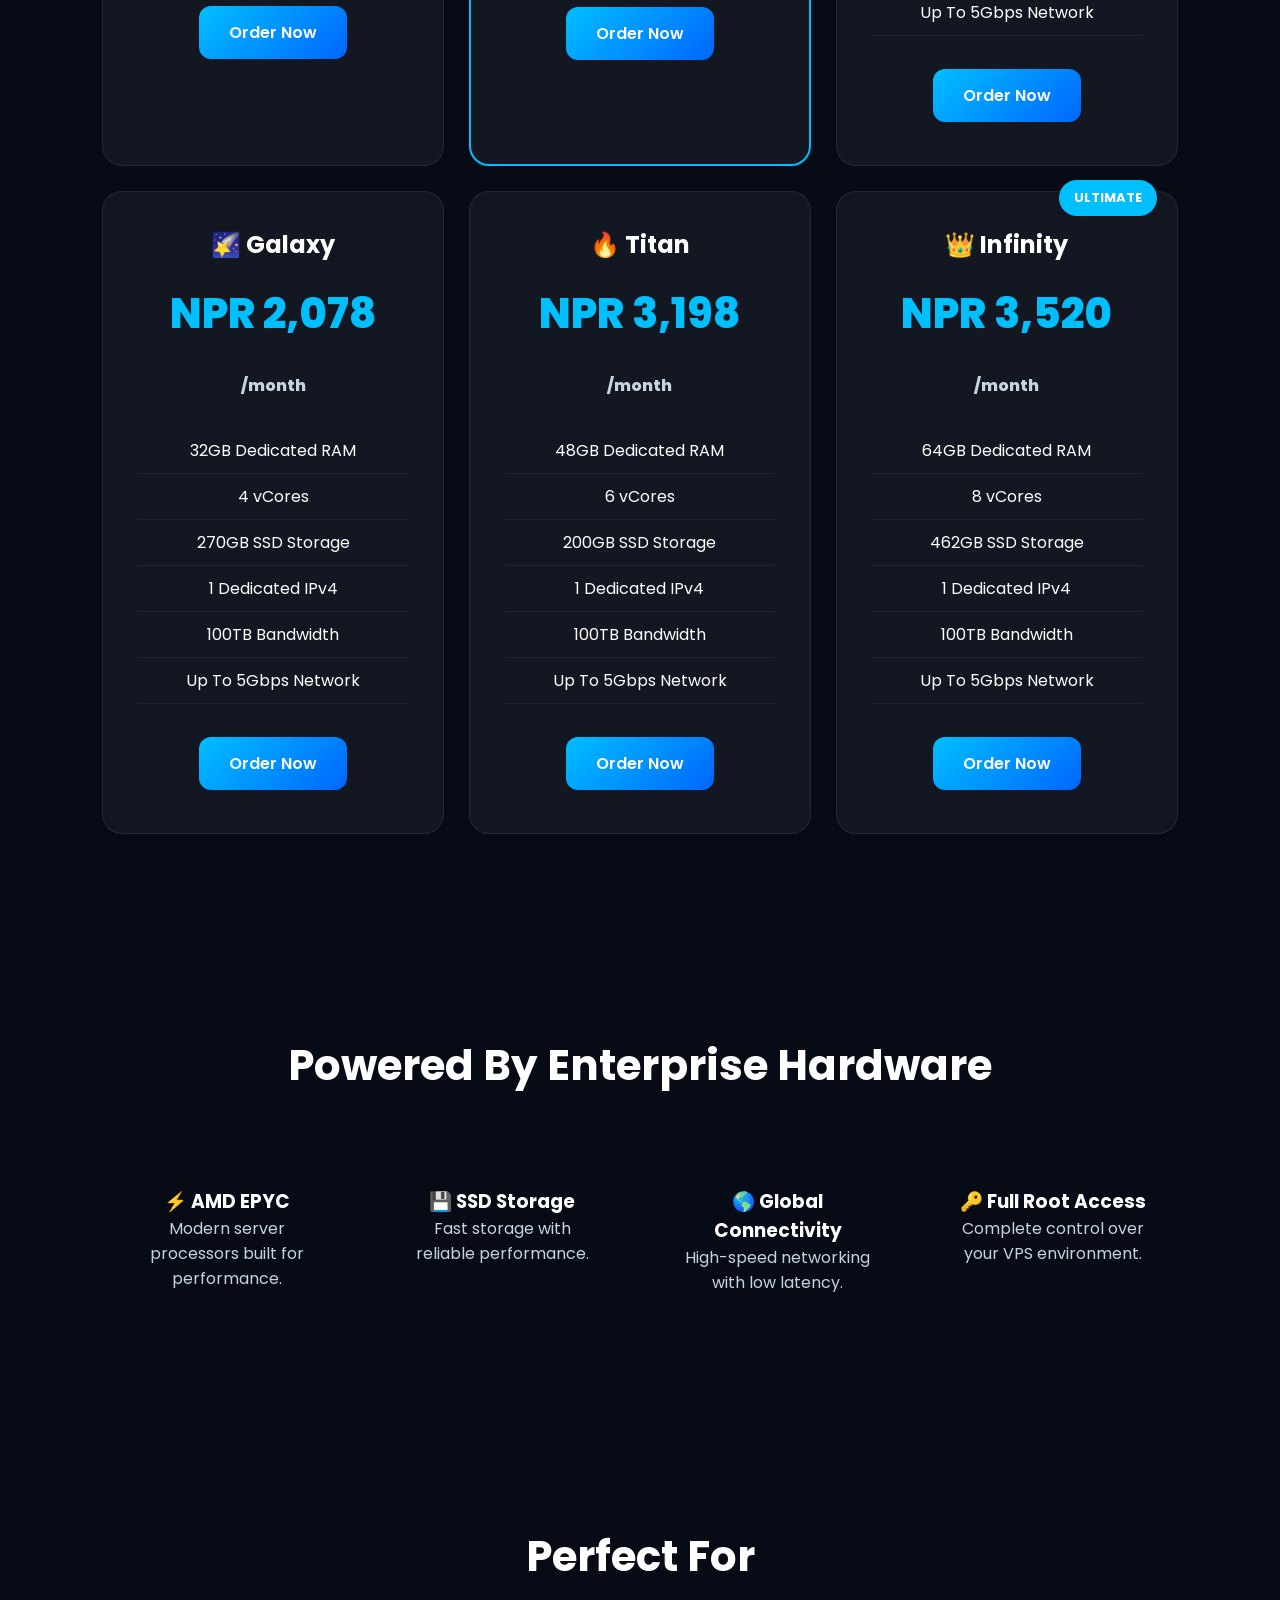
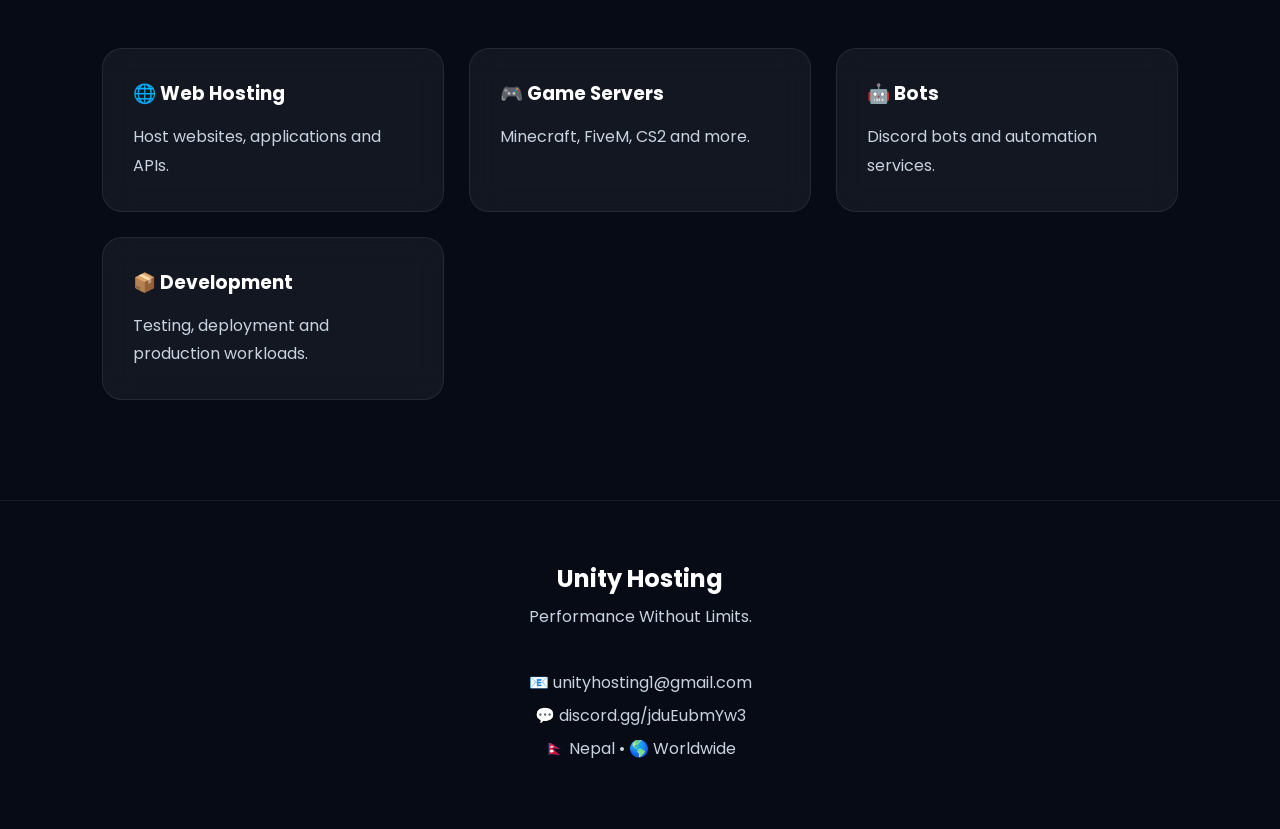
<file: vps.html>
<!DOCTYPE html>
<html lang="en">

<head>

<meta charset="UTF-8">
<meta name="viewport" content="width=device-width, initial-scale=1.0">

<title>VPS Hosting Nepal | Unity Hosting</title>

<meta name="description" content="High performance VPS Hosting powered by AMD EPYC and Intel Platinum processors.">

<link rel="stylesheet" href="style.css">

</head>

<body>

<nav>

<div class="logo">
UNITY <span>HOSTING</span>
</div>

<ul>
<li><a href="index.html">Home</a></li>
<li><a href="minecraft.html">Minecraft</a></li>
<li><a href="vps.html">VPS</a></li>
<li><a href="services.html">Services</a></li>
</ul>

</nav>

<section class="hero">

<div class="hero-content">

<h1>
Enterprise Performance.<br>
Without Enterprise Pricing.
</h1>

<p>
Deploy Linux, Windows, game servers, websites and applications
on powerful AMD EPYC infrastructure.
</p>

<a href="#plans" class="btn">
View Plans
</a>

<a href="https://discord.gg/jduEubmYw3" class="btn btn-outline">
Order VPS
</a>

</div>

</section>

<section class="section" id="plans">

<h2 class="section-title">
VPS Hosting Plans
</h2>

<div class="cards">

<div class="plan-card">

<h2>☁️ Nebula</h2>

<div class="price">
NPR 798
<span>/month</span>
</div>

<ul>
<li>4GB Dedicated RAM</li>
<li>2 vCores</li>
<li>50GB SSD Storage</li>
<li>1 Dedicated IPv4</li>
<li>100TB Bandwidth</li>
<li>Up To 5Gbps Network</li>
</ul>

<br>

<a href="https://discord.gg/jduEubmYw3" class="btn">
Order Now
</a>

</div>

<div class="plan-card best">

<div class="badge">
BEST VALUE
</div>

<h2>🚀 Nova</h2>

<div class="price">
NPR 958
<span>/month</span>
</div>

<ul>
<li>8GB Dedicated RAM</li>
<li>2 vCores</li>
<li>100GB SSD Storage</li>
<li>1 Dedicated IPv4</li>
<li>100TB Bandwidth</li>
<li>Up To 5Gbps Network</li>
</ul>

<br>

<a href="https://discord.gg/jduEubmYw3" class="btn">
Order Now
</a>

</div>

<div class="plan-card">

<h2>🌌 Cosmos</h2>

<div class="price">
NPR 1,598
<span>/month</span>
</div>

<ul>
<li>16GB Dedicated RAM</li>
<li>4 vCores</li>
<li>150GB SSD Storage</li>
<li>1 Dedicated IPv4</li>
<li>100TB Bandwidth</li>
<li>Up To 5Gbps Network</li>
</ul>

<br>

<a href="https://discord.gg/jduEubmYw3" class="btn">
Order Now
</a>

</div>

<div class="plan-card">

<h2>🌠 Galaxy</h2>

<div class="price">
NPR 2,078
<span>/month</span>
</div>

<ul>
<li>32GB Dedicated RAM</li>
<li>4 vCores</li>
<li>270GB SSD Storage</li>
<li>1 Dedicated IPv4</li>
<li>100TB Bandwidth</li>
<li>Up To 5Gbps Network</li>
</ul>

<br>

<a href="https://discord.gg/jduEubmYw3" class="btn">
Order Now
</a>

</div>

<div class="plan-card">

<h2>🔥 Titan</h2>

<div class="price">
NPR 3,198
<span>/month</span>
</div>

<ul>
<li>48GB Dedicated RAM</li>
<li>6 vCores</li>
<li>200GB SSD Storage</li>
<li>1 Dedicated IPv4</li>
<li>100TB Bandwidth</li>
<li>Up To 5Gbps Network</li>
</ul>

<br>

<a href="https://discord.gg/jduEubmYw3" class="btn">
Order Now
</a>

</div>

<div class="plan-card">

<div class="badge">
ULTIMATE
</div>

<h2>👑 Infinity</h2>

<div class="price">
NPR 3,520
<span>/month</span>
</div>

<ul>
<li>64GB Dedicated RAM</li>
<li>8 vCores</li>
<li>462GB SSD Storage</li>
<li>1 Dedicated IPv4</li>
<li>100TB Bandwidth</li>
<li>Up To 5Gbps Network</li>
</ul>

<br>

<a href="https://discord.gg/jduEubmYw3" class="btn">
Order Now
</a>

</div>

</div>

</section>

<section class="section">

<h2 class="section-title">
Powered By Enterprise Hardware
</h2>

<div class="features">

<div class="feature">
<h3>⚡ AMD EPYC</h3>
<p>Modern server processors built for performance.</p>
</div>

<div class="feature">
<h3>💾 SSD Storage</h3>
<p>Fast storage with reliable performance.</p>
</div>

<div class="feature">
<h3>🌎 Global Connectivity</h3>
<p>High-speed networking with low latency.</p>
</div>

<div class="feature">
<h3>🔑 Full Root Access</h3>
<p>Complete control over your VPS environment.</p>
</div>

</div>

</section>

<section class="section">

<h2 class="section-title">
Perfect For
</h2>

<div class="cards">

<div class="card">
<h3>🌐 Web Hosting</h3>
<p>Host websites, applications and APIs.</p>
</div>

<div class="card">
<h3>🎮 Game Servers</h3>
<p>Minecraft, FiveM, CS2 and more.</p>
</div>

<div class="card">
<h3>🤖 Bots</h3>
<p>Discord bots and automation services.</p>
</div>

<div class="card">
<h3>📦 Development</h3>
<p>Testing, deployment and production workloads.</p>
</div>

</div>

</section>

<footer>

<h2>Unity Hosting</h2>

<p>Performance Without Limits.</p>

<br>

<p>📧 unityhosting1@gmail.com</p>

<p>💬 discord.gg/jduEubmYw3</p>

<p>🇳🇵 Nepal • 🌎 Worldwide</p>

</footer>

<a href="https://discord.gg/jduEubmYw3" class="discord-btn">
Discord
</a>
<div id="snow"></div>

<script>
for(let i=0;i<80;i++){

const snow=document.createElement('span');

snow.style.left=Math.random()*100+'vw';
snow.style.width=(Math.random()*5+2)+'px';
snow.style.height=snow.style.width;
snow.style.animationDuration=(Math.random()*10+5)+'s';
snow.style.animationDelay=Math.random()*5+'s';

document.getElementById('snow').appendChild(snow);

}
</script>
</body>
</html>
</file>
<file: style.css>
@import url('https://fonts.googleapis.com/css2?family=Poppins:wght@300;400;500;600;700;800&display=swap');

*{
margin:0;
padding:0;
box-sizing:border-box;
font-family:'Poppins',sans-serif;
}

html{
scroll-behavior:smooth;
}

body{
background:#070b16;
color:#fff;
overflow-x:hidden;
position:relative;
}

/* Background Glow */

body::before{
content:'';
position:fixed;
top:0;
left:0;
width:100%;
height:100%;

background:
radial-gradient(circle at 20% 20%, rgba(0,140,255,.15), transparent 30%),
radial-gradient(circle at 80% 30%, rgba(0,174,255,.12), transparent 35%),
radial-gradient(circle at 50% 80%, rgba(0,120,255,.10), transparent 35%);

z-index:-3;
}

/* Stars */

body::after{
content:'';
position:fixed;
top:0;
left:0;
width:100%;
height:100%;

background-image:
radial-gradient(white 1px, transparent 1px);

background-size:50px 50px;

opacity:.10;

z-index:-2;
pointer-events:none;
}

/* Navbar */

nav{
position:fixed;
top:0;
left:0;
width:100%;
padding:18px 8%;

display:flex;
justify-content:space-between;
align-items:center;

backdrop-filter:blur(15px);

background:rgba(7,11,22,.75);

border-bottom:1px solid rgba(255,255,255,.05);

z-index:999;
}

.logo{
font-size:28px;
font-weight:800;
}

.logo span{
color:#00bfff;
}

nav ul{
list-style:none;
display:flex;
gap:30px;
}

nav ul li a{
color:white;
text-decoration:none;
font-weight:500;
transition:.3s;
}

nav ul li a:hover{
color:#00bfff;
}

/* Hero */

.hero{
min-height:100vh;
display:flex;
justify-content:center;
align-items:center;
text-align:center;
padding:100px 20px;
position:relative;
overflow:hidden;
}

.hero::before{
content:'';

position:absolute;

width:900px;
height:900px;

background:
radial-gradient(
circle,
rgba(0,191,255,.20),
transparent 70%
);

top:-300px;
left:-250px;

animation:aurora 8s ease-in-out infinite;
}

@keyframes aurora{

0%,100%{
transform:translate(0,0);
}

50%{
transform:translate(100px,50px);
}

}

.hero-content{
max-width:900px;
z-index:2;
}

.hero-logo{
width:220px;
margin-bottom:25px;
animation:float 4s ease-in-out infinite;
}

@keyframes float{

0%,100%{
transform:translateY(0);
}

50%{
transform:translateY(-15px);
}

}

.hero h1{
font-size:68px;
line-height:1.1;
margin-bottom:20px;
}

.hero p{
font-size:20px;
line-height:1.8;
color:#c9d3df;
margin-bottom:35px;
}

.highlight{
color:#00bfff;
}

/* Buttons */

.btn{
display:inline-block;
padding:14px 30px;
border-radius:12px;
text-decoration:none;
font-weight:600;
color:white;
background:linear-gradient(135deg,#00bfff,#0066ff);
transition:.3s;
margin:8px;
}

.btn:hover{
transform:translateY(-4px);
box-shadow:0 0 25px rgba(0,191,255,.45);
}

.btn-outline{
background:transparent;
border:2px solid #00bfff;
}
/* Sections */

.section{
padding:100px 8%;
}

.section-title{
text-align:center;
font-size:42px;
margin-bottom:60px;
}

.section-title span{
color:#00bfff;
}

/* Cards */

.cards{
display:grid;
grid-template-columns:repeat(auto-fit,minmax(300px,1fr));
gap:25px;
}

.card,
.plan-card,
.review-card,
.server-card{
background:rgba(255,255,255,.05);
border:1px solid rgba(255,255,255,.08);
backdrop-filter:blur(15px);
border-radius:20px;
transition:.3s;
}

.card{
padding:30px;
}

.card:hover,
.plan-card:hover,
.server-card:hover{
transform:translateY(-8px);
border-color:#00bfff;
}

.card h3{
margin-bottom:15px;
}

.card p{
color:#c9d3df;
line-height:1.8;
}

/* Plan Cards */

.plan-card{
padding:35px;
text-align:center;
position:relative;
}

.price{
font-size:42px;
font-weight:800;
color:#00bfff;
margin:20px 0;
}

.price span{
font-size:16px;
color:#c9d3df;
}

.plan-card ul{
list-style:none;
}

.plan-card ul li{
padding:10px 0;
border-bottom:1px solid rgba(255,255,255,.06);
}

.badge{
position:absolute;
top:-12px;
right:20px;

background:#00bfff;

padding:8px 15px;
border-radius:30px;

font-size:13px;
font-weight:700;
}

.best{
border:2px solid #00bfff;
}

/* Features */

.features{
display:grid;
grid-template-columns:repeat(auto-fit,minmax(250px,1fr));
gap:25px;
}

.feature{
padding:30px;
text-align:center;
}

.feature p{
color:#c9d3df;
}

/* Reviews */

.review-card{
padding:25px;
}

.stars{
color:gold;
font-size:22px;
margin-bottom:10px;
}

/* Servers */

.server-card{
overflow:hidden;
}

.server-card img{
width:100%;
height:220px;
object-fit:cover;
}

.server-card h3{
padding:20px 20px 10px;
}

.server-card p{
padding:0 20px 20px;
color:#c9d3df;
}

/* Snow */

#snow{
position:fixed;
top:0;
left:0;
width:100%;
height:100%;
pointer-events:none;
z-index:9999;
}

#snow span{
position:absolute;
top:-20px;
background:white;
border-radius:50%;
opacity:.8;

box-shadow:
0 0 5px white,
0 0 10px white;

animation:snowFall linear infinite;
}

@keyframes snowFall{

0%{
transform:translateY(-20px) translateX(0);
}

50%{
transform:translateY(50vh) translateX(20px);
}

100%{
transform:translateY(110vh) translateX(-20px);
}

}

/* Footer */

footer{
text-align:center;
padding:60px 8%;
border-top:1px solid rgba(255,255,255,.06);
}

footer p{
margin:8px 0;
color:#c9d3df;
}

/* Discord Button */

.discord-btn{
position:fixed;
bottom:25px;
right:25px;

background:#5865F2;

color:white;

padding:14px 22px;

border-radius:50px;

text-decoration:none;

font-weight:700;

z-index:999;
}

/* Mobile */

@media(max-width:768px){

.hero h1{
font-size:42px;
}

.hero p{
font-size:17px;
}

.hero-logo{
width:170px;
}

nav{
padding:15px 5%;
}

nav ul{
gap:12px;
font-size:14px;
}

.section-title{
font-size:32px;
}

.cards{
grid-template-columns:1fr;
}

}
</file>
